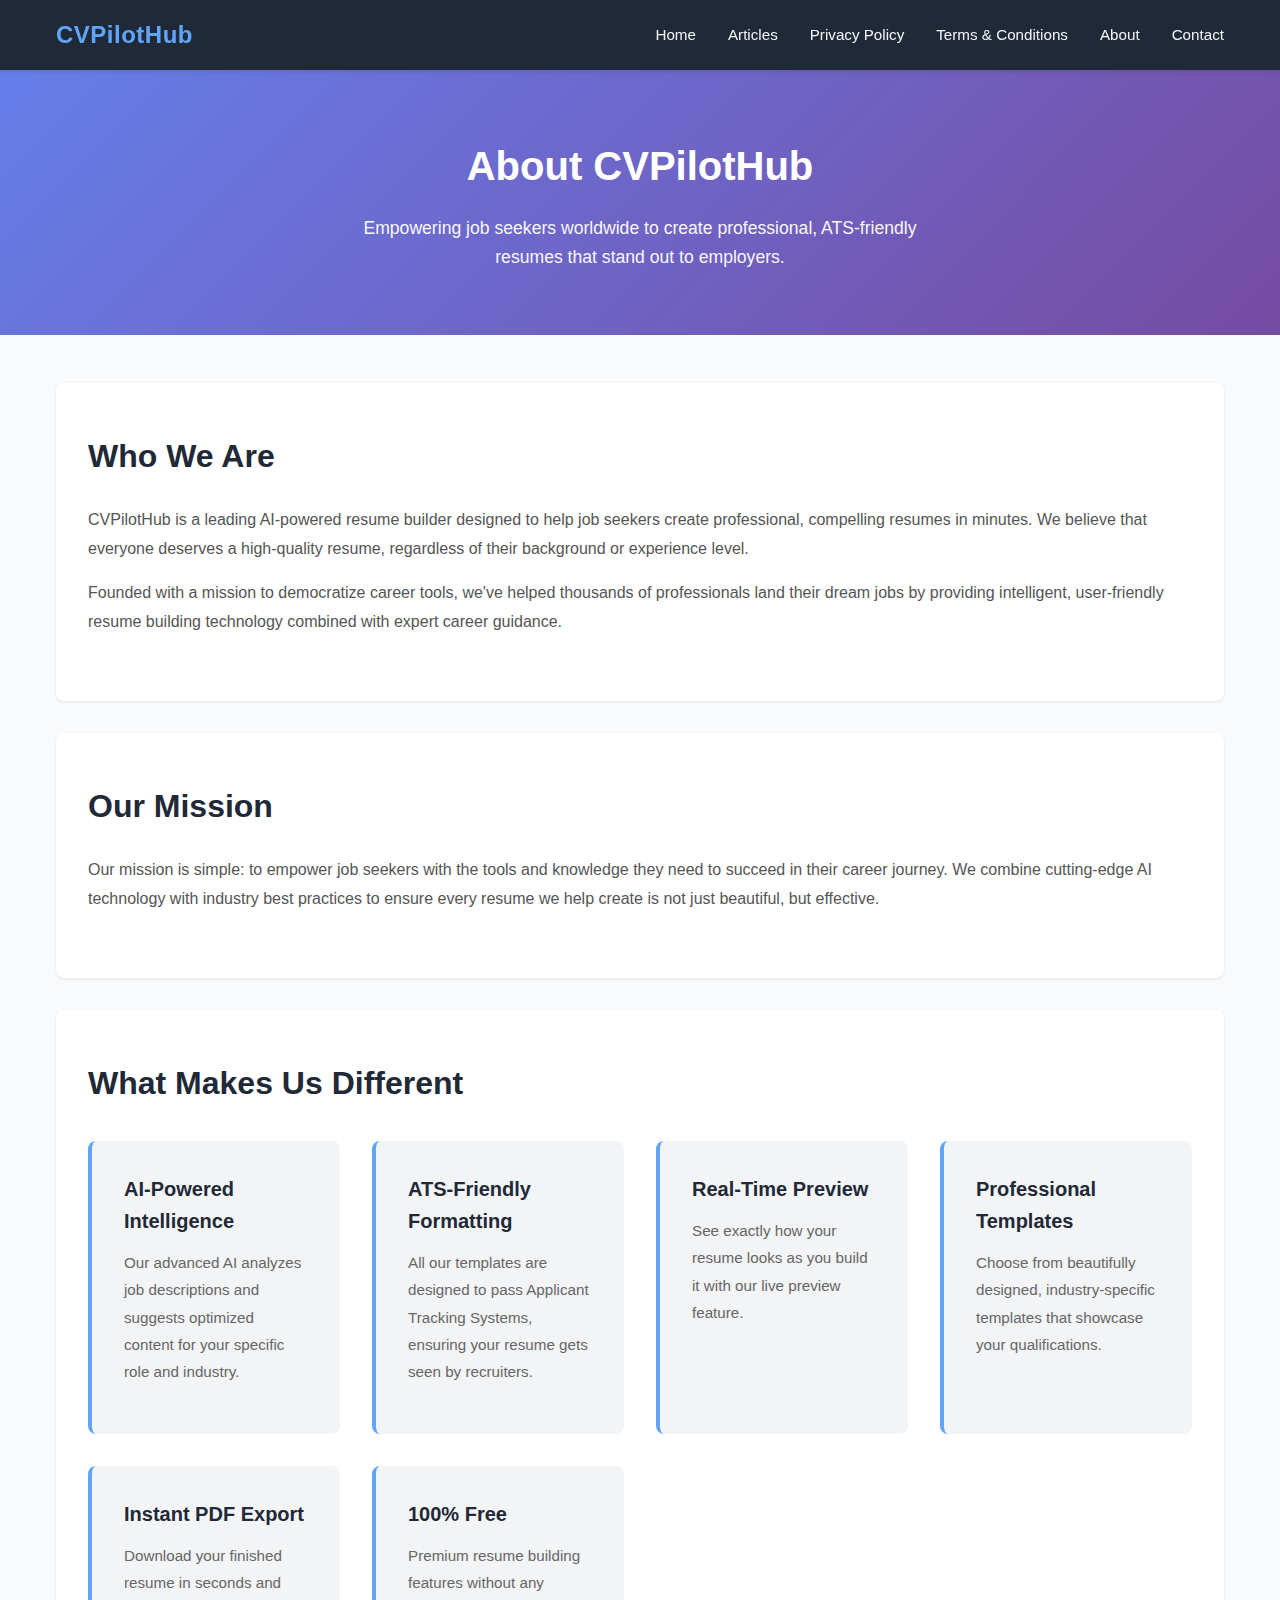
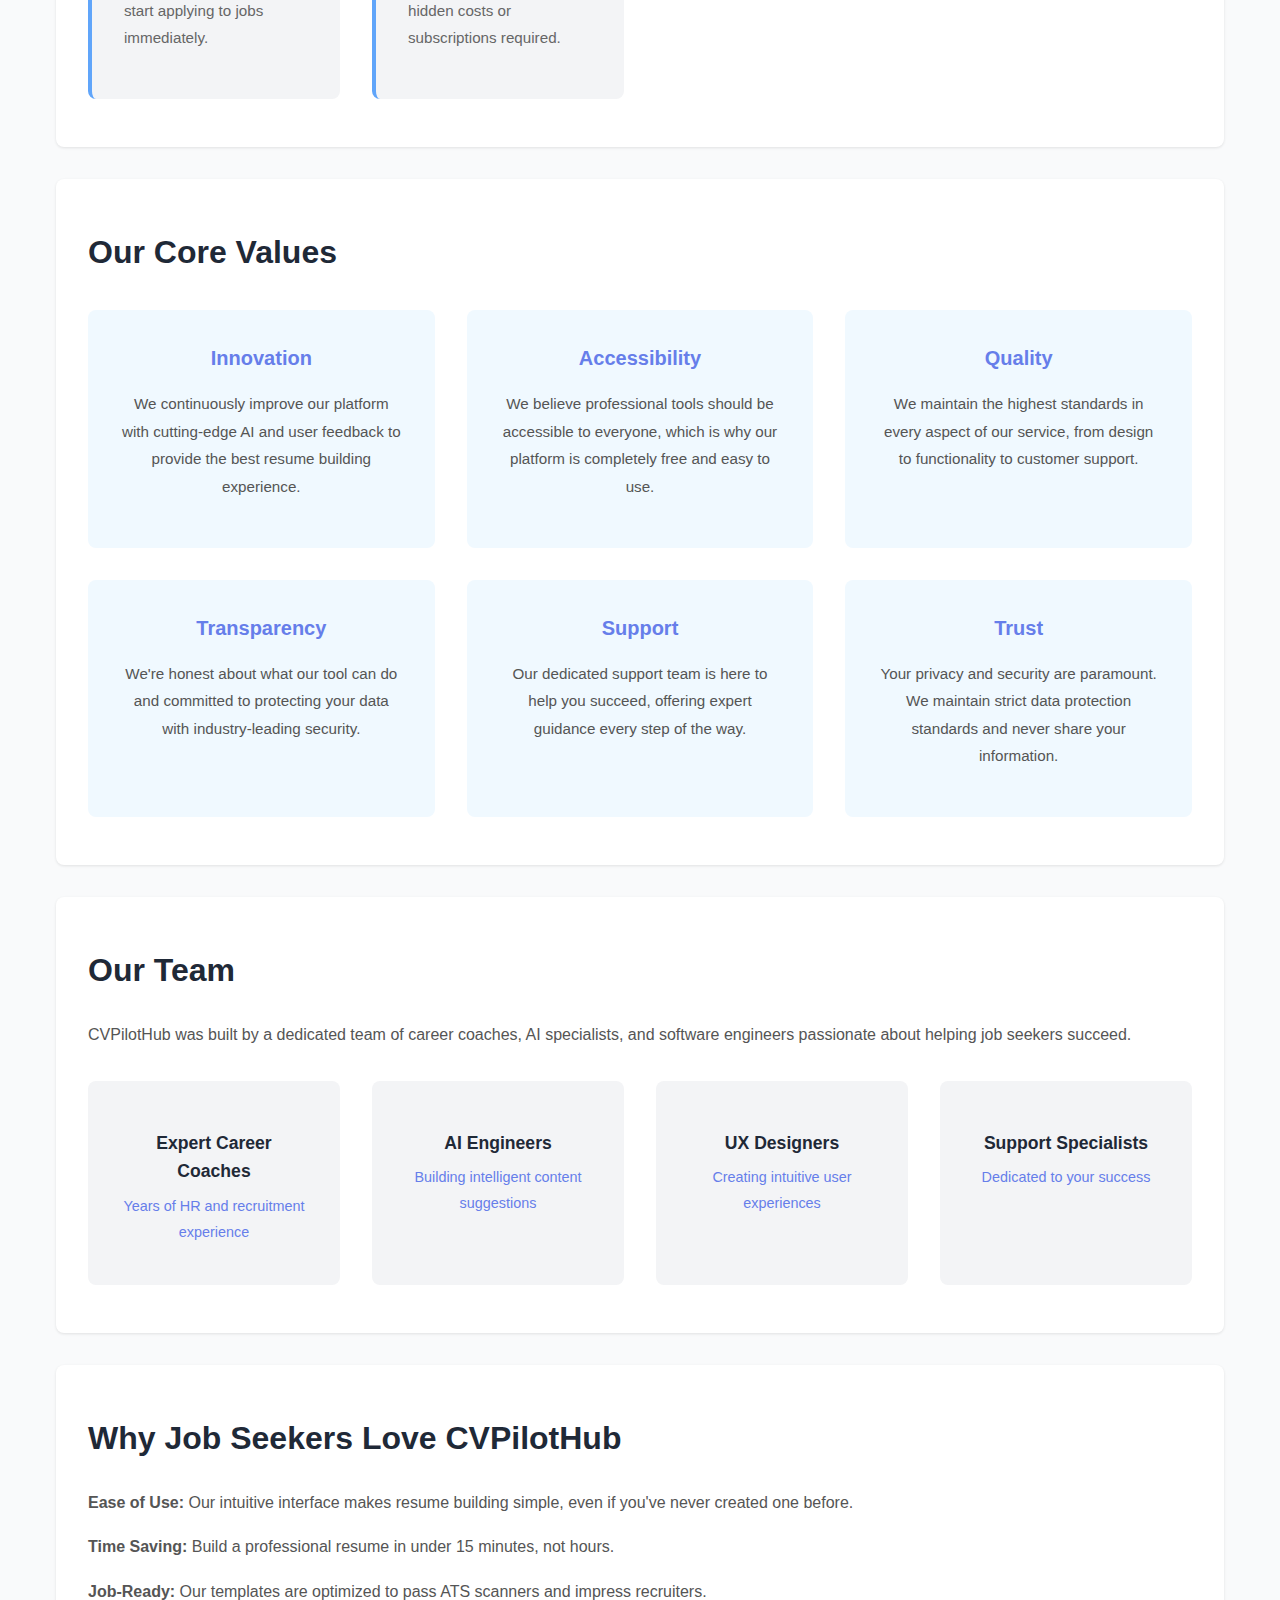
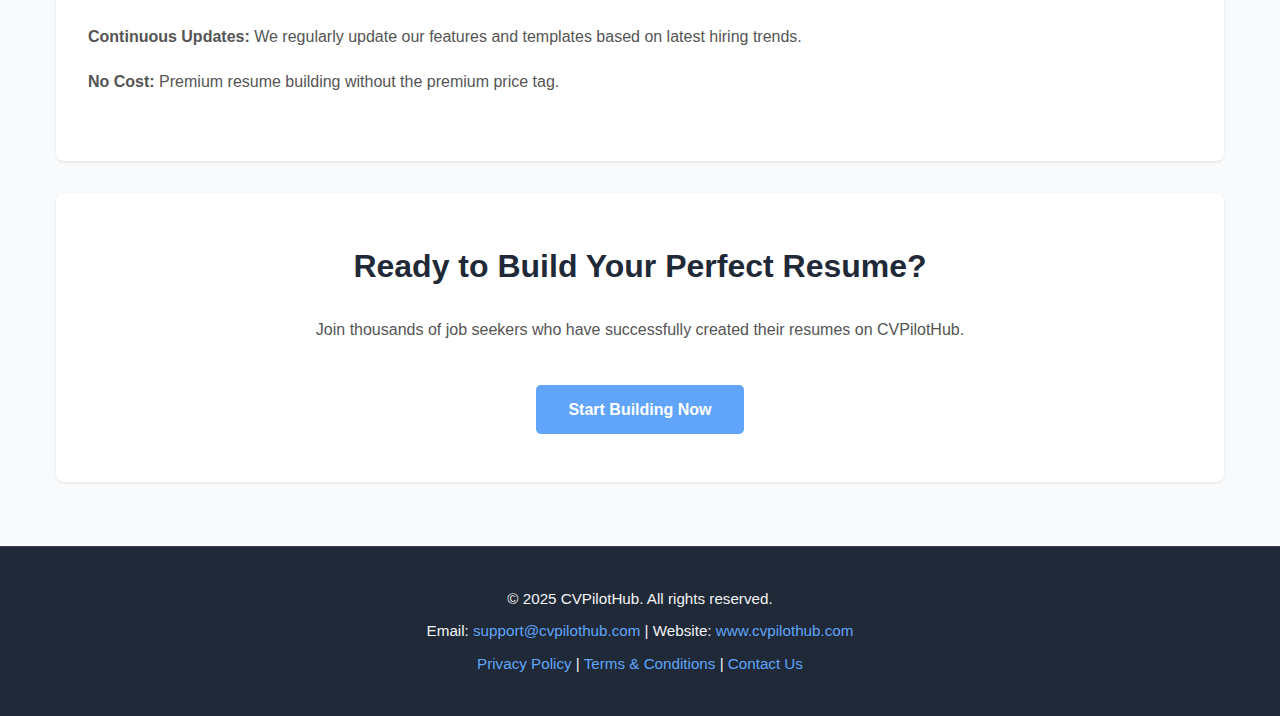
<file: about.html>
<!DOCTYPE html>
<html lang="en">
<head>
    <meta charset="UTF-8">
    <meta name="viewport" content="width=device-width, initial-scale=1.0">
    
    <!-- Primary Meta Tags -->
    <title>About Us | CVPilotHub - Professional Resume Builder</title>
    <meta name="title" content="About Us | CVPilotHub - Professional Resume Builder">
    <meta name="description" content="Learn about CVPilotHub, your trusted AI-powered resume builder. We help job seekers create professional, ATS-friendly resumes that get noticed.">
    <meta name="keywords" content="about CVPilotHub, resume builder, AI resume, professional CV, job application tools">
    <meta name="author" content="CVPilotHub">
    <meta name="robots" content="index, follow, max-image-preview:large, max-snippet:-1, max-video-preview:-1">
    <meta name="language" content="English">
    <meta name="revisit-after" content="7 days">
    <!-- Google AdSense -->
    <script async src="https://pagead2.googlesyndication.com/pagead/js/adsbygoogle.js?client=ca-pub-6368609615771616"
     crossorigin="anonymous"></script>
    <!-- Canonical URL -->
    <link rel="canonical" href="https://www.cvpilothub.com/about-us">
    
    <!-- Open Graph Meta Tags -->
    <meta property="og:type" content="website">
    <meta property="og:url" content="https://www.cvpilothub.com/about-us">
    <meta property="og:title" content="About CVPilotHub - Professional Resume Builder">
    <meta property="og:description" content="Discover how CVPilotHub helps job seekers create stunning, ATS-friendly resumes with AI assistance.">
    <meta property="og:site_name" content="CVPilotHub">
    <meta property="og:locale" content="en_US">
    
    <!-- Twitter Meta Tags -->
    <meta name="twitter:card" content="summary_large_image">
    <meta name="twitter:title" content="About CVPilotHub - Professional Resume Builder">
    <meta name="twitter:description" content="Learn about CVPilotHub and how we help job seekers succeed.">
    
    <!-- Favicon -->
    <link rel="icon" type="image/png" sizes="32x32" href="/favicon-32x32.png">
    <link rel="apple-touch-icon" sizes="180x180" href="/apple-touch-icon.png">
    
    <!-- Theme Color -->
    <meta name="theme-color" content="#60a5fa">
    
    <!-- Preconnect -->
    <link rel="preconnect" href="https://fonts.googleapis.com">
    <link rel="preconnect" href="https://cdnjs.cloudflare.com">
    
    <!-- JSON-LD Structured Data -->
    <script type="application/ld+json">
    {
      "@context": "https://schema.org",
      "@type": "Organization",
      "name": "CVPilotHub",
      "url": "https://www.cvpilothub.com",
      "logo": "https://www.cvpilothub.com/logo.png",
      "description": "Professional AI-powered resume builder helping job seekers create stunning resumes.",
      "sameAs": [
        "https://www.facebook.com/cvpilothub",
        "https://www.linkedin.com/company/cvpilothub",
        "https://twitter.com/cvpilothub"
      ],
      "contactPoint": {
        "@type": "ContactPoint",
        "email": "support@cvpilothub.com",
        "contactType": "Customer Service"
      }
    }
    </script>

    <style>
        * {
            margin: 0;
            padding: 0;
            box-sizing: border-box;
        }

        body {
            font-family: -apple-system, BlinkMacSystemFont, 'Segoe UI', Roboto, Oxygen, Ubuntu, Cantarell, sans-serif;
            line-height: 1.6;
            color: #333;
            background-color: #f9fafb;
        }

        /* Header */
        header {
            background-color: #1f2937;
            padding: 1rem 0;
            box-shadow: 0 2px 4px rgba(0, 0, 0, 0.1);
            position: sticky;
            top: 0;
            z-index: 1000;
        }

        header .header-container {
            max-width: 1200px;
            margin: 0 auto;
            padding: 0 1rem;
            display: flex;
            justify-content: space-between;
            align-items: center;
        }

        header .logo {
            font-size: 1.5rem;
            font-weight: bold;
            color: #60a5fa;
            text-decoration: none;
            letter-spacing: 0.5px;
        }

        header nav ul {
            list-style: none;
            display: flex;
            gap: 2rem;
            margin: 0;
            padding: 0;
        }

        header nav a {
            color: #f3f4f6;
            text-decoration: none;
            font-size: 0.95rem;
            transition: color 0.3s ease;
        }

        header nav a:hover {
            color: #60a5fa;
        }

        /* Main Container */
        .container {
            max-width: 1200px;
            margin: 0 auto;
            padding: 0 1rem;
        }

        /* Hero Section */
        .hero {
            background: linear-gradient(135deg, #667eea 0%, #764ba2 100%);
            color: white;
            padding: 4rem 1rem;
            text-align: center;
            margin-bottom: 3rem;
        }

        .hero h1 {
            font-size: 2.5rem;
            margin-bottom: 1rem;
            font-weight: 700;
        }

        .hero p {
            font-size: 1.1rem;
            max-width: 600px;
            margin: 0 auto;
            opacity: 0.95;
        }

        /* Content Sections */
        .section {
            background: white;
            padding: 3rem 2rem;
            margin-bottom: 2rem;
            border-radius: 8px;
            box-shadow: 0 1px 3px rgba(0, 0, 0, 0.1);
        }

        .section h2 {
            font-size: 2rem;
            color: #1f2937;
            margin-bottom: 1.5rem;
            font-weight: 700;
        }

        .section p {
            font-size: 1rem;
            line-height: 1.8;
            margin-bottom: 1rem;
            color: #555;
        }

        /* Features Grid */
        .features-grid {
            display: grid;
            grid-template-columns: repeat(auto-fit, minmax(250px, 1fr));
            gap: 2rem;
            margin-top: 2rem;
        }

        .feature-card {
            background: #f3f4f6;
            padding: 2rem;
            border-radius: 8px;
            border-left: 4px solid #60a5fa;
        }

        .feature-card h3 {
            color: #1f2937;
            margin-bottom: 0.75rem;
            font-size: 1.25rem;
        }

        .feature-card p {
            color: #666;
            font-size: 0.95rem;
        }

        /* Values Section */
        .values {
            display: grid;
            grid-template-columns: repeat(auto-fit, minmax(280px, 1fr));
            gap: 2rem;
            margin-top: 2rem;
        }

        .value-item {
            text-align: center;
            padding: 2rem;
            background: #f0f9ff;
            border-radius: 8px;
        }

        .value-item h3 {
            color: #667eea;
            margin-bottom: 1rem;
            font-size: 1.25rem;
            font-weight: 700;
        }

        .value-item p {
            color: #555;
            font-size: 0.95rem;
        }

        /* Team Section */
        .team-grid {
            display: grid;
            grid-template-columns: repeat(auto-fit, minmax(200px, 1fr));
            gap: 2rem;
            margin-top: 2rem;
        }

        .team-member {
            text-align: center;
            padding: 2rem;
            background: #f3f4f6;
            border-radius: 8px;
        }

        .team-member h4 {
            color: #1f2937;
            margin: 1rem 0 0.5rem 0;
            font-size: 1.1rem;
        }

        .team-member p {
            color: #667eea;
            font-size: 0.9rem;
            margin-bottom: 0.5rem;
        }

        /* CTA Button */
        .cta-button {
            display: inline-block;
            background: #60a5fa;
            color: white;
            padding: 0.75rem 2rem;
            border-radius: 5px;
            text-decoration: none;
            font-weight: 600;
            transition: background 0.3s ease;
            margin-top: 1.5rem;
            border: none;
            cursor: pointer;
            font-size: 1rem;
        }

        .cta-button:hover {
            background: #3b82f6;
        }

        /* Footer */
        footer {
            background-color: #1f2937;
            color: #f3f4f6;
            padding: 2rem 1rem;
            text-align: center;
            margin-top: 4rem;
            border-top: 1px solid #374151;
        }

        footer p {
            margin: 0.5rem 0;
            font-size: 0.95rem;
        }

        footer a {
            color: #60a5fa;
            text-decoration: none;
        }

        footer a:hover {
            text-decoration: underline;
        }

        /* Mobile Responsive */
        @media (max-width: 768px) {
            header .header-container {
                flex-direction: column;
                gap: 1rem;
            }

            header nav ul {
                gap: 1rem;
                font-size: 0.85rem;
                flex-wrap: wrap;
                justify-content: center;
            }

            .hero h1 {
                font-size: 1.75rem;
            }

            .hero p {
                font-size: 1rem;
            }

            .section {
                padding: 2rem 1.5rem;
                margin-bottom: 1.5rem;
            }

            .section h2 {
                font-size: 1.5rem;
            }

            .features-grid,
            .values,
            .team-grid {
                grid-template-columns: 1fr;
            }
        }

        @media (max-width: 480px) {
            .hero {
                padding: 2rem 1rem;
            }

            .hero h1 {
                font-size: 1.5rem;
            }

            .section h2 {
                font-size: 1.25rem;
            }

            header .logo {
                font-size: 1.25rem;
            }
        }
    </style>
</head>
<body>
    <header>
        <div class="header-container">
            <a href="https://www.cvpilothub.com" class="logo">CVPilotHub</a>
            <nav>
                <ul>
                    <li><a href="index.html">Home</a></li>
                    <li><a href="article.html">Articles</a></li>
                    <li><a href="privacy.html">Privacy Policy</a></li>
                    <li><a href="terms.html">Terms & Conditions</a></li>
                    <li><a href="about.html">About</a></li>
                    <li><a href="contact.html">Contact</a></li>
                </ul>
            </nav>
        </div>
    </header>

    <div class="hero">
        <div class="container">
            <h1>About CVPilotHub</h1>
            <p>Empowering job seekers worldwide to create professional, ATS-friendly resumes that stand out to employers.</p>
        </div>
    </div>

    <main class="container">
        <!-- Who We Are -->
        <section class="section">
            <h2>Who We Are</h2>
            <p>CVPilotHub is a leading AI-powered resume builder designed to help job seekers create professional, compelling resumes in minutes. We believe that everyone deserves a high-quality resume, regardless of their background or experience level.</p>
            <p>Founded with a mission to democratize career tools, we've helped thousands of professionals land their dream jobs by providing intelligent, user-friendly resume building technology combined with expert career guidance.</p>
        </section>

        <!-- Our Mission -->
        <section class="section">
            <h2>Our Mission</h2>
            <p>Our mission is simple: to empower job seekers with the tools and knowledge they need to succeed in their career journey. We combine cutting-edge AI technology with industry best practices to ensure every resume we help create is not just beautiful, but effective.</p>
        </section>

        <!-- What Makes Us Different -->
        <section class="section">
            <h2>What Makes Us Different</h2>
            <div class="features-grid">
                <div class="feature-card">
                    <h3>AI-Powered Intelligence</h3>
                    <p>Our advanced AI analyzes job descriptions and suggests optimized content for your specific role and industry.</p>
                </div>
                <div class="feature-card">
                    <h3>ATS-Friendly Formatting</h3>
                    <p>All our templates are designed to pass Applicant Tracking Systems, ensuring your resume gets seen by recruiters.</p>
                </div>
                <div class="feature-card">
                    <h3>Real-Time Preview</h3>
                    <p>See exactly how your resume looks as you build it with our live preview feature.</p>
                </div>
                <div class="feature-card">
                    <h3>Professional Templates</h3>
                    <p>Choose from beautifully designed, industry-specific templates that showcase your qualifications.</p>
                </div>
                <div class="feature-card">
                    <h3>Instant PDF Export</h3>
                    <p>Download your finished resume in seconds and start applying to jobs immediately.</p>
                </div>
                <div class="feature-card">
                    <h3>100% Free</h3>
                    <p>Premium resume building features without any hidden costs or subscriptions required.</p>
                </div>
            </div>
        </section>

        <!-- Our Values -->
        <section class="section">
            <h2>Our Core Values</h2>
            <div class="values">
                <div class="value-item">
                    <h3>Innovation</h3>
                    <p>We continuously improve our platform with cutting-edge AI and user feedback to provide the best resume building experience.</p>
                </div>
                <div class="value-item">
                    <h3>Accessibility</h3>
                    <p>We believe professional tools should be accessible to everyone, which is why our platform is completely free and easy to use.</p>
                </div>
                <div class="value-item">
                    <h3>Quality</h3>
                    <p>We maintain the highest standards in every aspect of our service, from design to functionality to customer support.</p>
                </div>
                <div class="value-item">
                    <h3>Transparency</h3>
                    <p>We're honest about what our tool can do and committed to protecting your data with industry-leading security.</p>
                </div>
                <div class="value-item">
                    <h3>Support</h3>
                    <p>Our dedicated support team is here to help you succeed, offering expert guidance every step of the way.</p>
                </div>
                <div class="value-item">
                    <h3>Trust</h3>
                    <p>Your privacy and security are paramount. We maintain strict data protection standards and never share your information.</p>
                </div>
            </div>
        </section>

        <!-- Our Team -->
        <section class="section">
            <h2>Our Team</h2>
            <p>CVPilotHub was built by a dedicated team of career coaches, AI specialists, and software engineers passionate about helping job seekers succeed.</p>
            <div class="team-grid">
                <div class="team-member">
                    <h4>Expert Career Coaches</h4>
                    <p>Years of HR and recruitment experience</p>
                </div>
                <div class="team-member">
                    <h4>AI Engineers</h4>
                    <p>Building intelligent content suggestions</p>
                </div>
                <div class="team-member">
                    <h4>UX Designers</h4>
                    <p>Creating intuitive user experiences</p>
                </div>
                <div class="team-member">
                    <h4>Support Specialists</h4>
                    <p>Dedicated to your success</p>
                </div>
            </div>
        </section>

        <!-- Success Stories -->
        <section class="section">
            <h2>Why Job Seekers Love CVPilotHub</h2>
            <p><strong>Ease of Use:</strong> Our intuitive interface makes resume building simple, even if you've never created one before.</p>
            <p><strong>Time Saving:</strong> Build a professional resume in under 15 minutes, not hours.</p>
            <p><strong>Job-Ready:</strong> Our templates are optimized to pass ATS scanners and impress recruiters.</p>
            <p><strong>Continuous Updates:</strong> We regularly update our features and templates based on latest hiring trends.</p>
            <p><strong>No Cost:</strong> Premium resume building without the premium price tag.</p>
        </section>

        <!-- Get Started -->
        <section class="section" style="text-align: center;">
            <h2>Ready to Build Your Perfect Resume?</h2>
            <p>Join thousands of job seekers who have successfully created their resumes on CVPilotHub.</p>
            <a href="https://www.cvpilothub.com/index.html" class="cta-button">Start Building Now</a>
        </section>
    </main>

    <footer>
        <p>&copy; 2025 CVPilotHub. All rights reserved.</p>
        <p>Email: <a href="mailto:support@cvpilothub.com">support@cvpilothub.com</a> | Website: <a href="https://www.cvpilothub.com">www.cvpilothub.com</a></p>
        <p><a href="#privacy">Privacy Policy</a> | <a href="#terms">Terms & Conditions</a> | <a href="#contact">Contact Us</a></p>
    </footer>
</body>

</html>
</file>
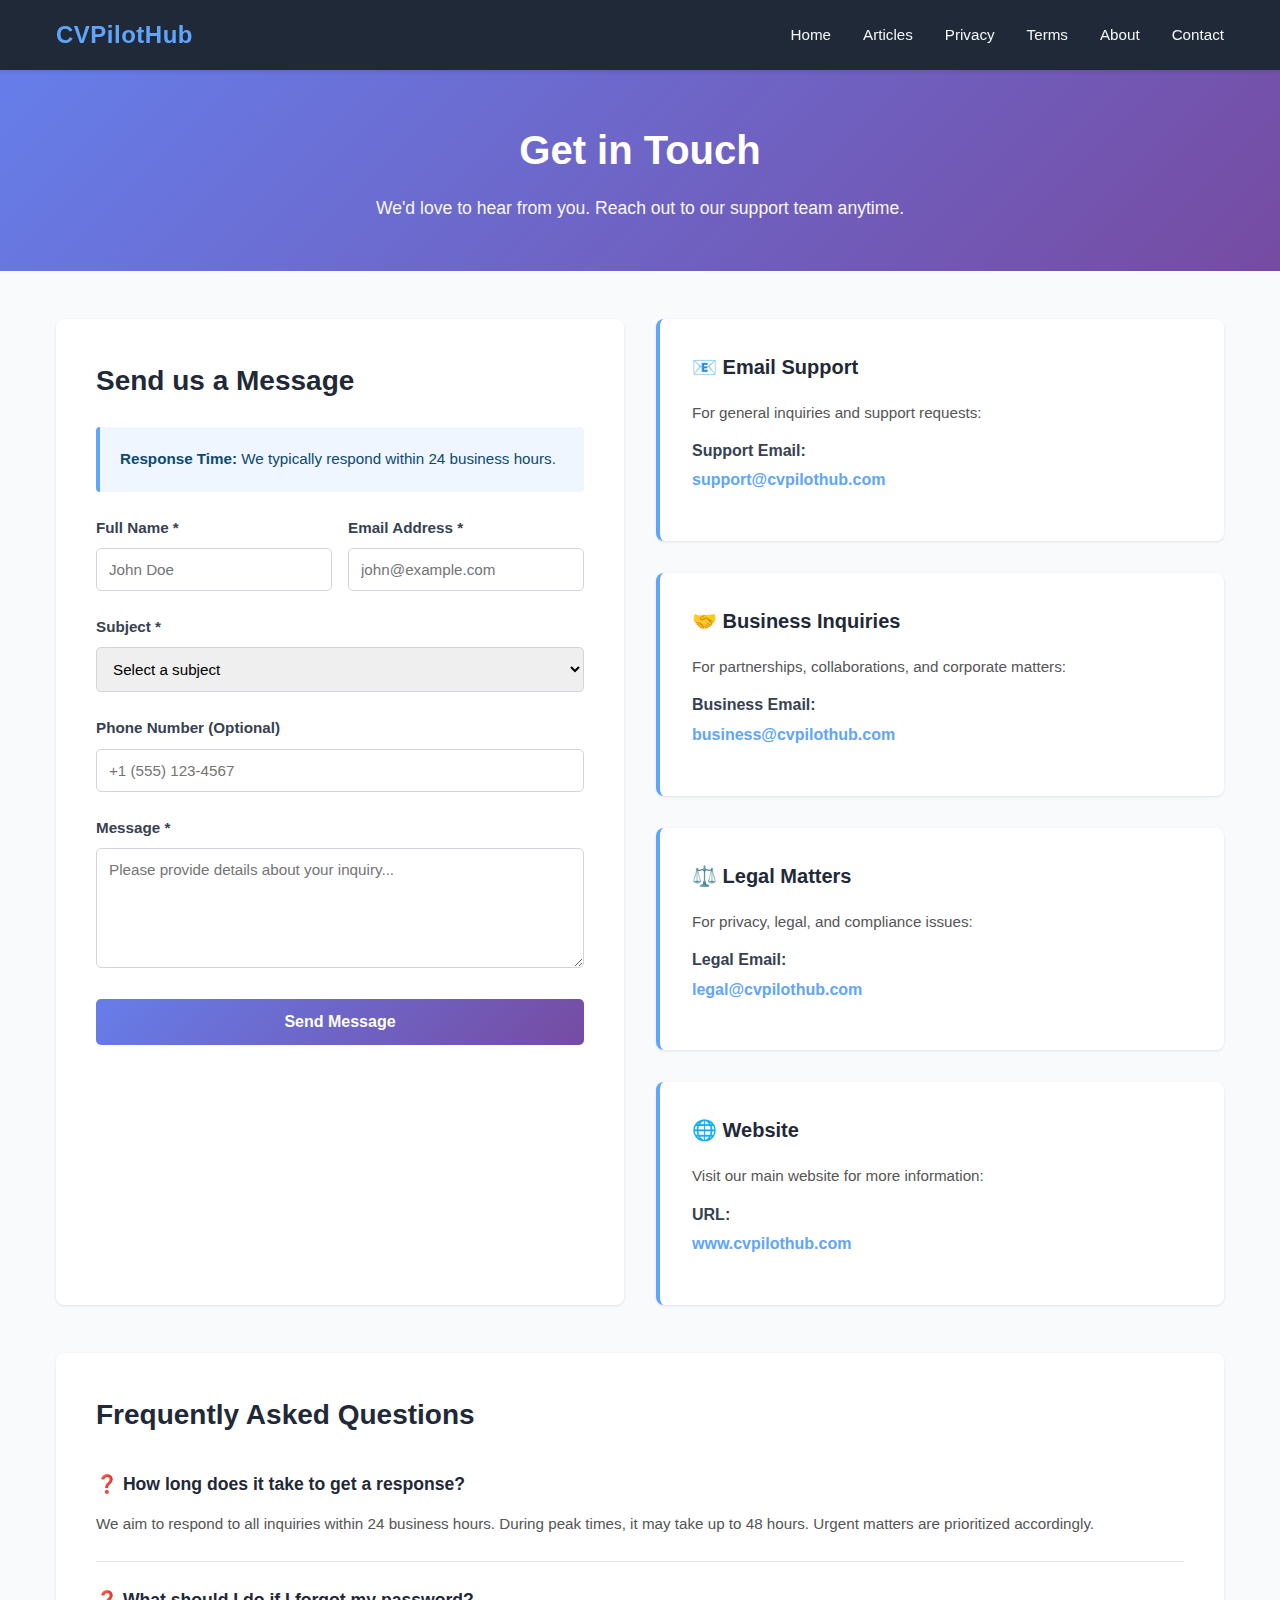
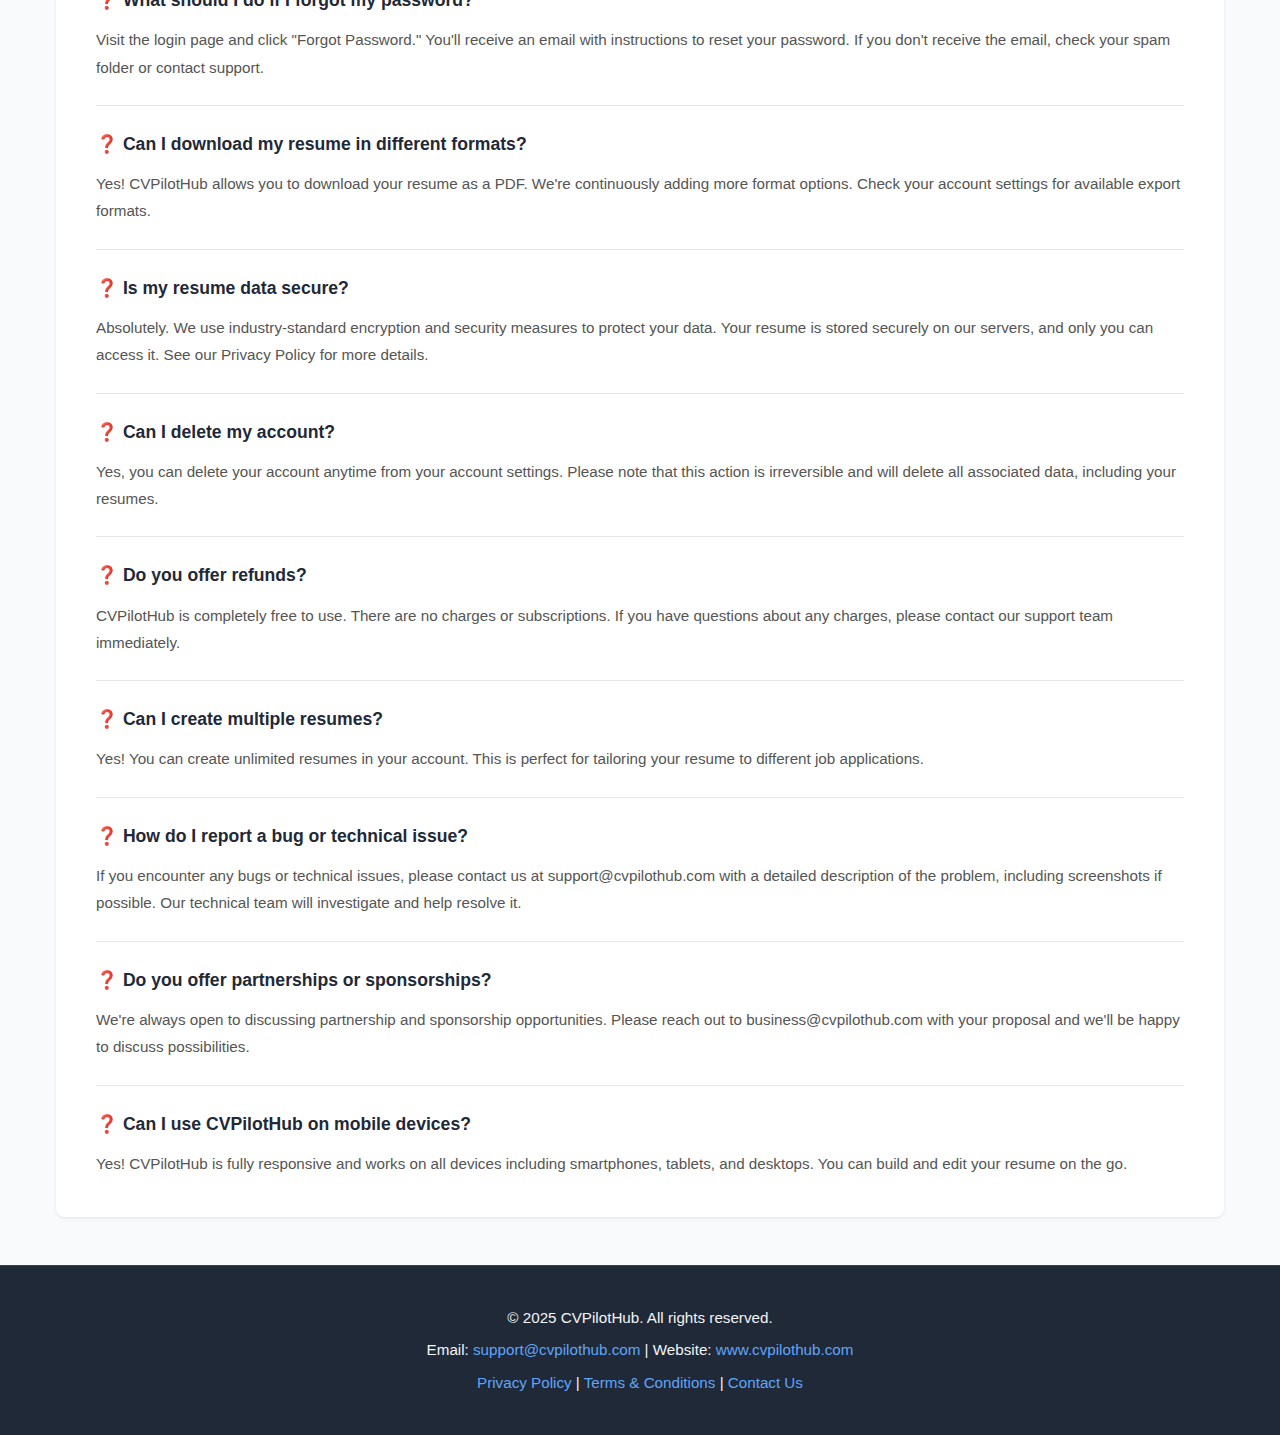
<file: contact.html>
<!DOCTYPE html>
<html lang="en">
<head>
    <meta charset="UTF-8">
    <meta name="viewport" content="width=device-width, initial-scale=1.0">
    
    <!-- Primary Meta Tags -->
    <title>Contact Us | CVPilotHub - Resume Builder Support</title>
    <meta name="title" content="Contact Us | CVPilotHub - Resume Builder Support">
    <meta name="description" content="Get in touch with CVPilotHub. Contact our support team for assistance, feedback, partnerships, or general inquiries.">
    <meta name="keywords" content="contact CVPilotHub, customer support, help, feedback, partnerships, contact form">
    <meta name="author" content="CVPilotHub">
    <meta name="robots" content="index, follow, max-image-preview:large, max-snippet:-1, max-video-preview:-1">
    <meta name="language" content="English">
    <meta name="revisit-after" content="7 days">
    
    <!-- Canonical URL -->
    <link rel="canonical" href="https://www.cvpilothub.com/contact">
    
    <!-- Open Graph Meta Tags -->
    <meta property="og:type" content="website">
    <meta property="og:url" content="https://www.cvpilothub.com/contact">
    <meta property="og:title" content="Contact Us - CVPilotHub">
    <meta property="og:description" content="Get in touch with the CVPilotHub support team. We're here to help!">
    <meta property="og:site_name" content="CVPilotHub">
    <meta property="og:locale" content="en_US">
    
    <!-- Twitter Meta Tags -->
    <meta name="twitter:card" content="summary_large_image">
    <meta name="twitter:title" content="Contact Us - CVPilotHub">
    <meta name="twitter:description" content="Contact CVPilotHub support team for help and inquiries.">
    
    <!-- Favicon -->
    <link rel="icon" type="image/png" sizes="32x32" href="/favicon-32x32.png">
    <link rel="apple-touch-icon" sizes="180x180" href="/apple-touch-icon.png">
    
    <!-- Theme Color -->
    <meta name="theme-color" content="#60a5fa">
    
    <!-- Preconnect -->
    <link rel="preconnect" href="https://fonts.googleapis.com">
    
    <!-- JSON-LD Structured Data -->
    <script type="application/ld+json">
    {
      "@context": "https://schema.org",
      "@type": "WebPage",
      "name": "Contact Us",
      "url": "https://www.cvpilothub.com/contact",
      "publisher": {
        "@type": "Organization",
        "name": "CVPilotHub",
        "url": "https://www.cvpilothub.com",
        "logo": "https://www.cvpilothub.com/logo.png",
        "contactPoint": {
          "@type": "ContactPoint",
          "telephone": "+1-XXX-XXX-XXXX",
          "contactType": "Customer Service",
          "email": "support@cvpilothub.com"
        }
      }
    }
    </script>

    <style>
        * {
            margin: 0;
            padding: 0;
            box-sizing: border-box;
        }

        html {
            scroll-behavior: smooth;
        }

        body {
            font-family: -apple-system, BlinkMacSystemFont, 'Segoe UI', Roboto, Oxygen, Ubuntu, Cantarell, sans-serif;
            line-height: 1.6;
            color: #333;
            background-color: #f9fafb;
        }

        /* Header */
        header {
            background-color: #1f2937;
            padding: 1rem 0;
            box-shadow: 0 2px 4px rgba(0, 0, 0, 0.1);
            position: sticky;
            top: 0;
            z-index: 1000;
        }

        header .header-container {
            max-width: 1200px;
            margin: 0 auto;
            padding: 0 1rem;
            display: flex;
            justify-content: space-between;
            align-items: center;
        }

        header .logo {
            font-size: 1.5rem;
            font-weight: bold;
            color: #60a5fa;
            text-decoration: none;
            letter-spacing: 0.5px;
        }

        header nav ul {
            list-style: none;
            display: flex;
            gap: 2rem;
            margin: 0;
            padding: 0;
        }

        header nav a {
            color: #f3f4f6;
            text-decoration: none;
            font-size: 0.95rem;
            transition: color 0.3s ease;
        }

        header nav a:hover {
            color: #60a5fa;
        }

        /* Main Container */
        .container {
            max-width: 1200px;
            margin: 0 auto;
            padding: 0 1rem;
        }

        /* Hero Section */
        .hero {
            background: linear-gradient(135deg, #667eea 0%, #764ba2 100%);
            color: white;
            padding: 3rem 1rem;
            text-align: center;
            margin-bottom: 3rem;
        }

        .hero h1 {
            font-size: 2.5rem;
            margin-bottom: 0.75rem;
            font-weight: 700;
        }

        .hero p {
            font-size: 1.1rem;
            opacity: 0.95;
        }

        /* Content Grid */
        .content-grid {
            display: grid;
            grid-template-columns: 1fr 1fr;
            gap: 2rem;
            margin-bottom: 3rem;
        }

        /* Contact Form Section */
        .form-section {
            background: white;
            padding: 2.5rem;
            border-radius: 8px;
            box-shadow: 0 1px 3px rgba(0, 0, 0, 0.1);
        }

        .form-section h2 {
            font-size: 1.75rem;
            color: #1f2937;
            margin-bottom: 1.5rem;
            font-weight: 700;
        }

        .form-group {
            margin-bottom: 1.5rem;
        }

        .form-group label {
            display: block;
            margin-bottom: 0.5rem;
            color: #374151;
            font-weight: 600;
            font-size: 0.95rem;
        }

        .form-group input,
        .form-group select,
        .form-group textarea {
            width: 100%;
            padding: 0.75rem;
            border: 1px solid #d1d5db;
            border-radius: 5px;
            font-size: 0.95rem;
            font-family: inherit;
            transition: border-color 0.3s ease, box-shadow 0.3s ease;
        }

        .form-group input:focus,
        .form-group select:focus,
        .form-group textarea:focus {
            outline: none;
            border-color: #60a5fa;
            box-shadow: 0 0 0 3px rgba(96, 165, 250, 0.1);
        }

        .form-group textarea {
            resize: vertical;
            min-height: 120px;
        }

        .form-row {
            display: grid;
            grid-template-columns: 1fr 1fr;
            gap: 1rem;
        }

        .submit-btn {
            background: linear-gradient(135deg, #667eea 0%, #764ba2 100%);
            color: white;
            padding: 0.875rem 2rem;
            border: none;
            border-radius: 5px;
            font-size: 1rem;
            font-weight: 600;
            cursor: pointer;
            transition: transform 0.3s ease, box-shadow 0.3s ease;
            width: 100%;
        }

        .submit-btn:hover {
            transform: translateY(-2px);
            box-shadow: 0 4px 12px rgba(102, 126, 234, 0.4);
        }

        .submit-btn:active {
            transform: translateY(0);
        }

        /* Info Section */
        .info-section {
            display: flex;
            flex-direction: column;
            gap: 2rem;
        }

        .info-card {
            background: white;
            padding: 2rem;
            border-radius: 8px;
            box-shadow: 0 1px 3px rgba(0, 0, 0, 0.1);
            border-left: 4px solid #60a5fa;
        }

        .info-card h3 {
            color: #1f2937;
            margin-bottom: 1rem;
            font-size: 1.25rem;
            font-weight: 700;
        }

        .info-card p {
            color: #555;
            font-size: 0.95rem;
            line-height: 1.8;
            margin-bottom: 0.75rem;
        }

        .info-card a {
            color: #60a5fa;
            text-decoration: none;
            font-weight: 600;
            transition: color 0.3s ease;
        }

        .info-card a:hover {
            color: #3b82f6;
            text-decoration: underline;
        }

        .contact-item {
            margin-bottom: 1rem;
        }

        .contact-item strong {
            color: #374151;
            display: block;
            margin-bottom: 0.25rem;
        }

        /* FAQ Section */
        .faq-section {
            background: white;
            padding: 2.5rem;
            border-radius: 8px;
            box-shadow: 0 1px 3px rgba(0, 0, 0, 0.1);
            margin-bottom: 3rem;
        }

        .faq-section h2 {
            font-size: 1.75rem;
            color: #1f2937;
            margin-bottom: 2rem;
            font-weight: 700;
        }

        .faq-item {
            margin-bottom: 1.5rem;
            border-bottom: 1px solid #e5e7eb;
            padding-bottom: 1.5rem;
        }

        .faq-item:last-child {
            border-bottom: none;
            margin-bottom: 0;
            padding-bottom: 0;
        }

        .faq-question {
            color: #1f2937;
            font-size: 1.1rem;
            font-weight: 600;
            margin-bottom: 0.75rem;
            cursor: pointer;
            transition: color 0.3s ease;
        }

        .faq-question:hover {
            color: #60a5fa;
        }

        .faq-answer {
            color: #555;
            font-size: 0.95rem;
            line-height: 1.8;
        }

        /* Success Message */
        .success-message {
            display: none;
            background: #f0fdf4;
            border: 1px solid #22c55e;
            color: #15803d;
            padding: 1rem;
            border-radius: 5px;
            margin-bottom: 1.5rem;
        }

        .success-message.show {
            display: block;
        }

        /* Response Time Info */
        .response-info {
            background: #eff6ff;
            border-left: 4px solid #60a5fa;
            padding: 1.25rem;
            margin-bottom: 1.5rem;
            border-radius: 4px;
        }

        .response-info p {
            margin: 0;
            color: #0c4a6e;
            font-size: 0.95rem;
        }

        /* Footer */
        footer {
            background-color: #1f2937;
            color: #f3f4f6;
            padding: 2rem 1rem;
            text-align: center;
            margin-top: 3rem;
            border-top: 1px solid #374151;
        }

        footer p {
            margin: 0.5rem 0;
            font-size: 0.95rem;
        }

        footer a {
            color: #60a5fa;
            text-decoration: none;
        }

        footer a:hover {
            text-decoration: underline;
        }

        /* Mobile Responsive */
        @media (max-width: 768px) {
            header .header-container {
                flex-direction: column;
                gap: 1rem;
            }

            header nav ul {
                gap: 0.75rem;
                font-size: 0.85rem;
                flex-wrap: wrap;
                justify-content: center;
            }

            .hero h1 {
                font-size: 1.75rem;
            }

            .hero p {
                font-size: 1rem;
            }

            .content-grid {
                grid-template-columns: 1fr;
                gap: 1.5rem;
            }

            .form-row {
                grid-template-columns: 1fr;
            }

            .form-section,
            .info-card,
            .faq-section {
                padding: 2rem 1.5rem;
            }

            .form-section h2,
            .faq-section h2 {
                font-size: 1.5rem;
            }

            .info-card h3 {
                font-size: 1.15rem;
            }
        }

        @media (max-width: 480px) {
            .hero {
                padding: 2rem 1rem;
            }

            .hero h1 {
                font-size: 1.5rem;
            }

            .form-section,
            .info-card,
            .faq-section {
                padding: 1.5rem 1rem;
            }

            .form-section h2,
            .faq-section h2 {
                font-size: 1.25rem;
            }

            .info-card h3 {
                font-size: 1.1rem;
            }

            header .logo {
                font-size: 1.25rem;
            }

            .form-group input,
            .form-group select,
            .form-group textarea,
            .submit-btn {
                font-size: 0.9rem;
            }
        }
    </style>
</head>
<body>
    <header>
        <div class="header-container">
            <a href="https://www.cvpilothub.com" class="logo">CVPilotHub</a>
            <nav>
                <ul>
                    <li><a href="index.html">Home</a></li>
                    <li><a href="article.html">Articles</a></li>
                    <li><a href="privacy.html">Privacy</a></li>
                    <li><a href="terms.html">Terms</a></li>
                    <li><a href="about.html">About</a></li>
                    <li><a href="#contact">Contact</a></li>
                </ul>
            </nav>
        </div>
    </header>

    <div class="hero">
        <div class="container">
            <h1>Get in Touch</h1>
            <p>We'd love to hear from you. Reach out to our support team anytime.</p>
        </div>
    </div>

    <main class="container">
        <!-- Contact Form & Info -->
        <div class="content-grid">
            <!-- Contact Form -->
            <div class="form-section">
                <h2>Send us a Message</h2>
                <div class="success-message" id="successMessage">
                    ✓ Thank you! We've received your message and will get back to you shortly.
                </div>
                <div class="response-info">
                    <p><strong>Response Time:</strong> We typically respond within 24 business hours.</p>
                </div>
                <form id="contactForm">
                    <div class="form-row">
                        <div class="form-group">
                            <label for="name">Full Name *</label>
                            <input type="text" id="name" name="name" required placeholder="John Doe">
                        </div>
                        <div class="form-group">
                            <label for="email">Email Address *</label>
                            <input type="email" id="email" name="email" required placeholder="john@example.com">
                        </div>
                    </div>

                    <div class="form-group">
                        <label for="subject">Subject *</label>
                        <select id="subject" name="subject" required>
                            <option value="">Select a subject</option>
                            <option value="support">Technical Support</option>
                            <option value="feedback">Feedback</option>
                            <option value="partnership">Partnership</option>
                            <option value="feature">Feature Request</option>
                            <option value="billing">Billing Question</option>
                            <option value="other">Other</option>
                        </select>
                    </div>

                    <div class="form-group">
                        <label for="phone">Phone Number (Optional)</label>
                        <input type="tel" id="phone" name="phone" placeholder="+1 (555) 123-4567">
                    </div>

                    <div class="form-group">
                        <label for="message">Message *</label>
                        <textarea id="message" name="message" required placeholder="Please provide details about your inquiry..."></textarea>
                    </div>

                    <button type="submit" class="submit-btn">Send Message</button>
                </form>
            </div>

            <!-- Contact Info -->
            <div class="info-section">
                <div class="info-card">
                    <h3>📧 Email Support</h3>
                    <p>For general inquiries and support requests:</p>
                    <div class="contact-item">
                        <strong>Support Email:</strong>
                        <a href="mailto:support@cvpilothub.com">support@cvpilothub.com</a>
                    </div>
                </div>

                <div class="info-card">
                    <h3>🤝 Business Inquiries</h3>
                    <p>For partnerships, collaborations, and corporate matters:</p>
                    <div class="contact-item">
                        <strong>Business Email:</strong>
                        <a href="mailto:business@cvpilothub.com">business@cvpilothub.com</a>
                    </div>
                </div>

                <div class="info-card">
                    <h3>⚖️ Legal Matters</h3>
                    <p>For privacy, legal, and compliance issues:</p>
                    <div class="contact-item">
                        <strong>Legal Email:</strong>
                        <a href="mailto:legal@cvpilothub.com">legal@cvpilothub.com</a>
                    </div>
                </div>

                <div class="info-card">
                    <h3>🌐 Website</h3>
                    <p>Visit our main website for more information:</p>
                    <div class="contact-item">
                        <strong>URL:</strong>
                        <a href="https://www.cvpilothub.com" target="_blank">www.cvpilothub.com</a>
                    </div>
                </div>
            </div>
        </div>

        <!-- FAQ Section -->
        <div class="faq-section">
            <h2>Frequently Asked Questions</h2>

            <div class="faq-item">
                <div class="faq-question">❓ How long does it take to get a response?</div>
                <div class="faq-answer">We aim to respond to all inquiries within 24 business hours. During peak times, it may take up to 48 hours. Urgent matters are prioritized accordingly.</div>
            </div>

            <div class="faq-item">
                <div class="faq-question">❓ What should I do if I forgot my password?</div>
                <div class="faq-answer">Visit the login page and click "Forgot Password." You'll receive an email with instructions to reset your password. If you don't receive the email, check your spam folder or contact support.</div>
            </div>

            <div class="faq-item">
                <div class="faq-question">❓ Can I download my resume in different formats?</div>
                <div class="faq-answer">Yes! CVPilotHub allows you to download your resume as a PDF. We're continuously adding more format options. Check your account settings for available export formats.</div>
            </div>

            <div class="faq-item">
                <div class="faq-question">❓ Is my resume data secure?</div>
                <div class="faq-answer">Absolutely. We use industry-standard encryption and security measures to protect your data. Your resume is stored securely on our servers, and only you can access it. See our Privacy Policy for more details.</div>
            </div>

            <div class="faq-item">
                <div class="faq-question">❓ Can I delete my account?</div>
                <div class="faq-answer">Yes, you can delete your account anytime from your account settings. Please note that this action is irreversible and will delete all associated data, including your resumes.</div>
            </div>

            <div class="faq-item">
                <div class="faq-question">❓ Do you offer refunds?</div>
                <div class="faq-answer">CVPilotHub is completely free to use. There are no charges or subscriptions. If you have questions about any charges, please contact our support team immediately.</div>
            </div>

            <div class="faq-item">
                <div class="faq-question">❓ Can I create multiple resumes?</div>
                <div class="faq-answer">Yes! You can create unlimited resumes in your account. This is perfect for tailoring your resume to different job applications.</div>
            </div>

            <div class="faq-item">
                <div class="faq-question">❓ How do I report a bug or technical issue?</div>
                <div class="faq-answer">If you encounter any bugs or technical issues, please contact us at support@cvpilothub.com with a detailed description of the problem, including screenshots if possible. Our technical team will investigate and help resolve it.</div>
            </div>

            <div class="faq-item">
                <div class="faq-question">❓ Do you offer partnerships or sponsorships?</div>
                <div class="faq-answer">We're always open to discussing partnership and sponsorship opportunities. Please reach out to business@cvpilothub.com with your proposal and we'll be happy to discuss possibilities.</div>
            </div>

            <div class="faq-item">
                <div class="faq-question">❓ Can I use CVPilotHub on mobile devices?</div>
                <div class="faq-answer">Yes! CVPilotHub is fully responsive and works on all devices including smartphones, tablets, and desktops. You can build and edit your resume on the go.</div>
            </div>
        </div>
    </main>

    <footer>
        <p>&copy; 2025 CVPilotHub. All rights reserved.</p>
        <p>Email: <a href="mailto:support@cvpilothub.com">support@cvpilothub.com</a> | Website: <a href="https://www.cvpilothub.com">www.cvpilothub.com</a></p>
        <p><a href="#privacy">Privacy Policy</a> | <a href="#terms">Terms & Conditions</a> | <a href="#contact">Contact Us</a></p>
    </footer>

    <script>
        // Contact Form Handler
        const contactForm = document.getElementById('contactForm');
        const successMessage = document.getElementById('successMessage');

        contactForm.addEventListener('submit', function(e) {
            e.preventDefault();

            // Get form data
            const formData = {
                name: document.getElementById('name').value,
                email: document.getElementById('email').value,
                subject: document.getElementById('subject').value,
                phone: document.getElementById('phone').value,
                message: document.getElementById('message').value
            };

            // Validate form
            if (!formData.name || !formData.email || !formData.subject || !formData.message) {
                alert('Please fill in all required fields.');
                return;
            }

            // Validate email
            const emailRegex = /^[^\s@]+@[^\s@]+\.[^\s@]+$/;
            if (!emailRegex.test(formData.email)) {
                alert('Please enter a valid email address.');
                return;
            }

            // Show success message
            successMessage.classList.add('show');
            
            // Reset form
            contactForm.reset();

            // Hide success message after 5 seconds
            setTimeout(() => {
                successMessage.classList.remove('show');
            }, 5000);

            // Here you would typically send the data to your server
            console.log('Form submitted:', formData);
        });
    </script>
    <script
  type="text/javascript"
  src="https://pl28297998.effectivegatecpm.com/9a/18/e1/9a18e173513236a4e8d315152519cb3e.js"
></script>
</body>

</html>
</file>
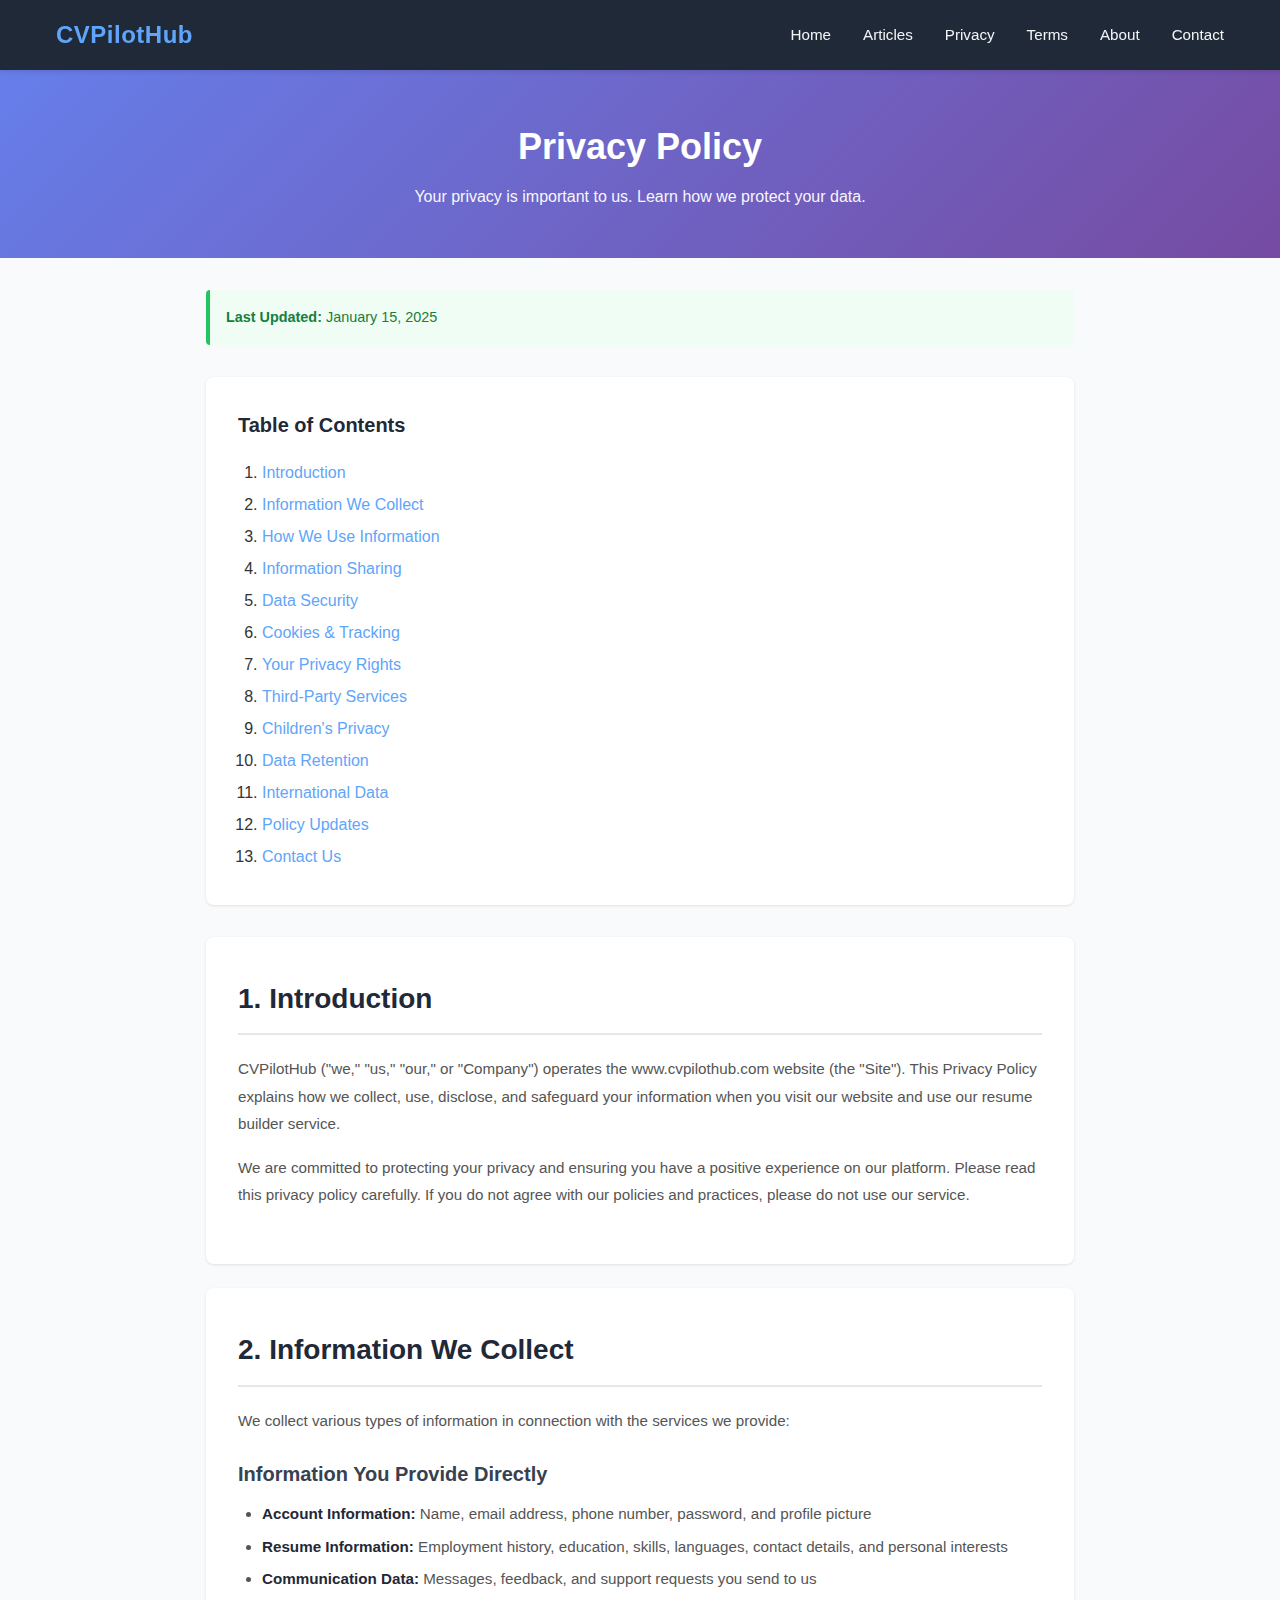
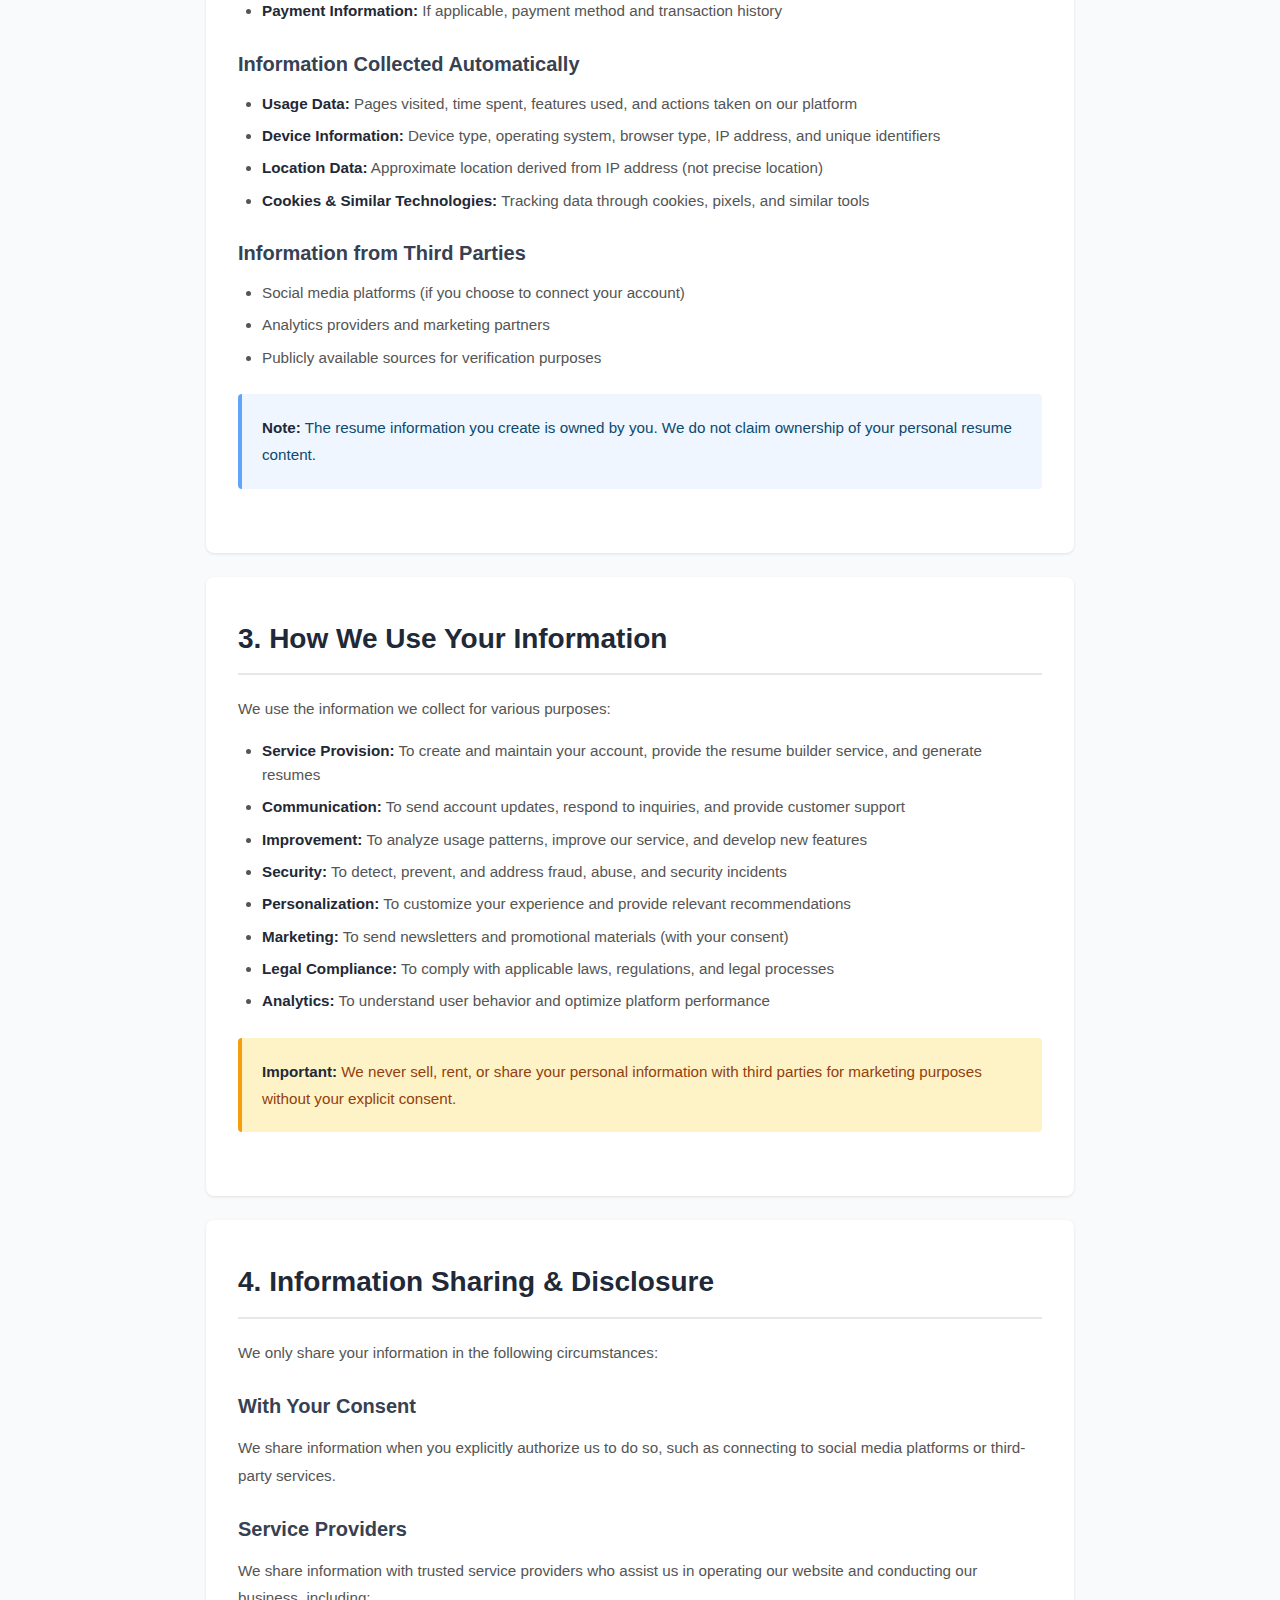
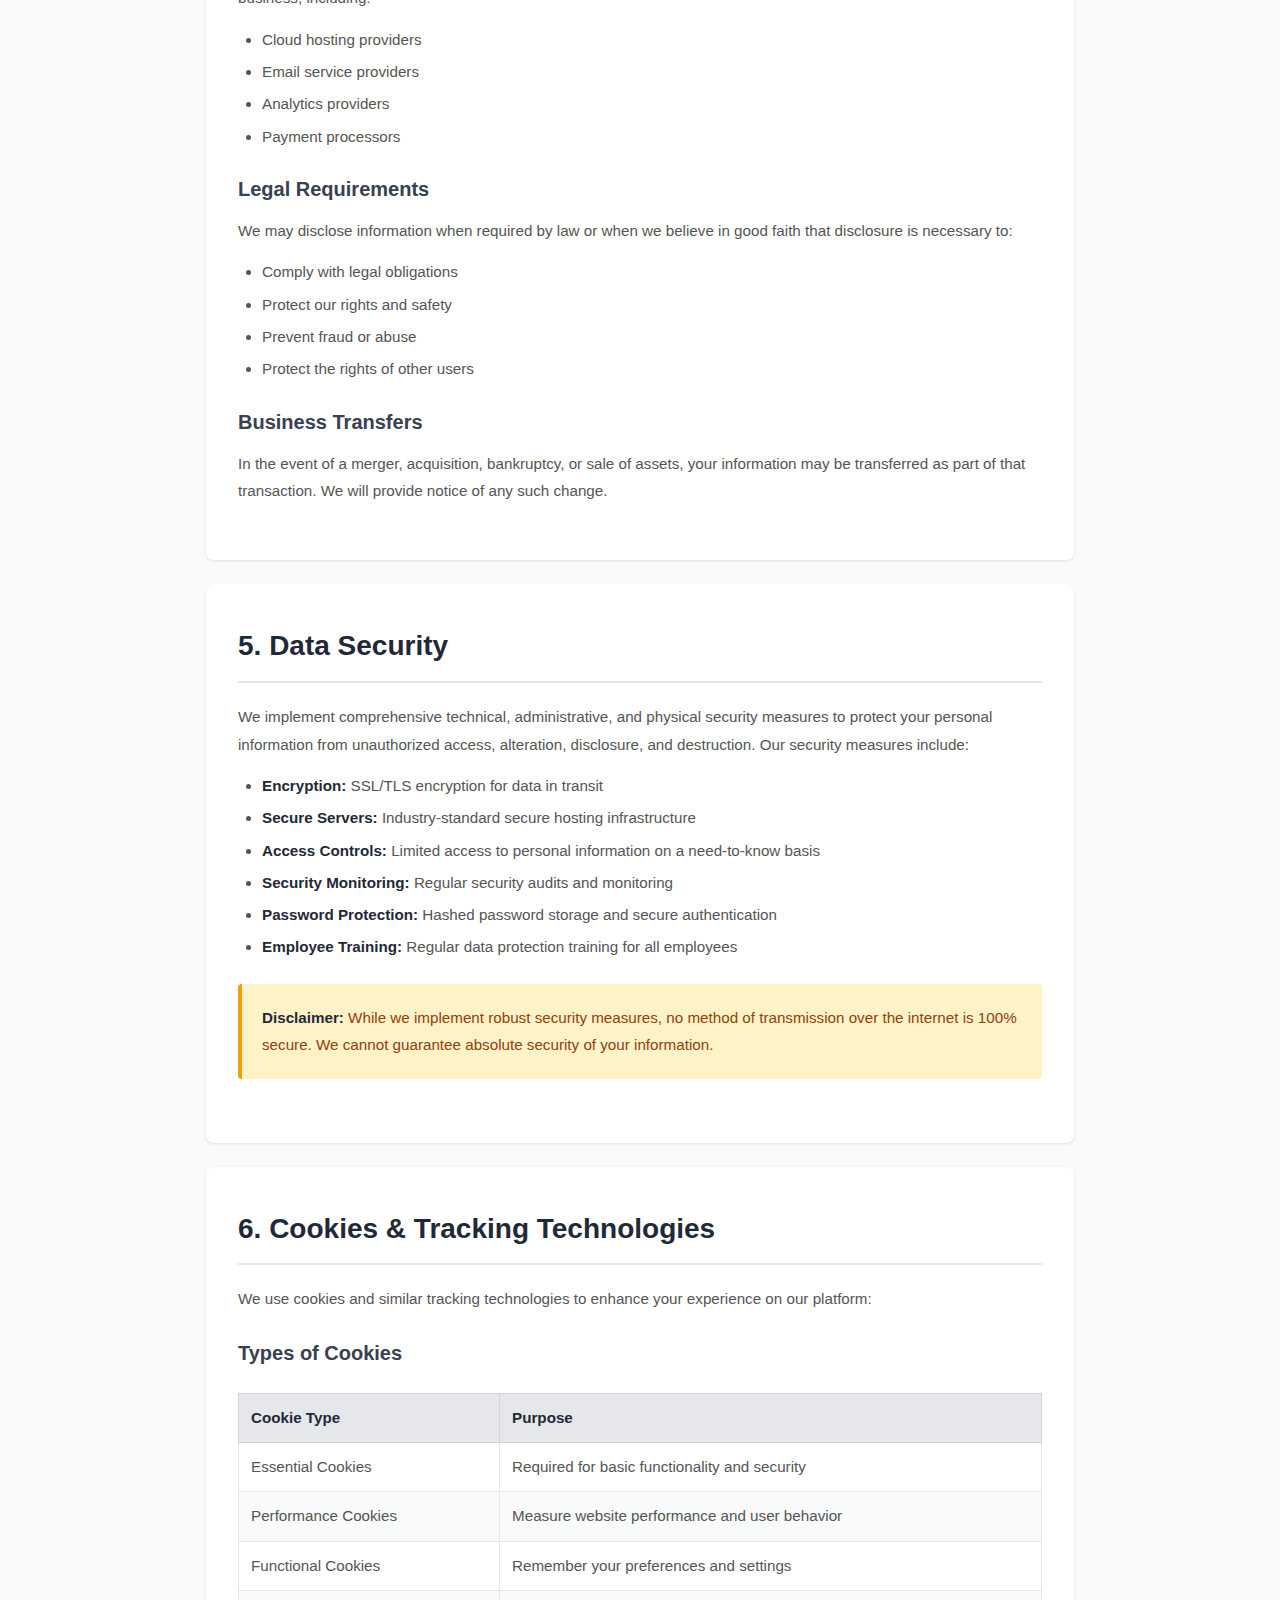
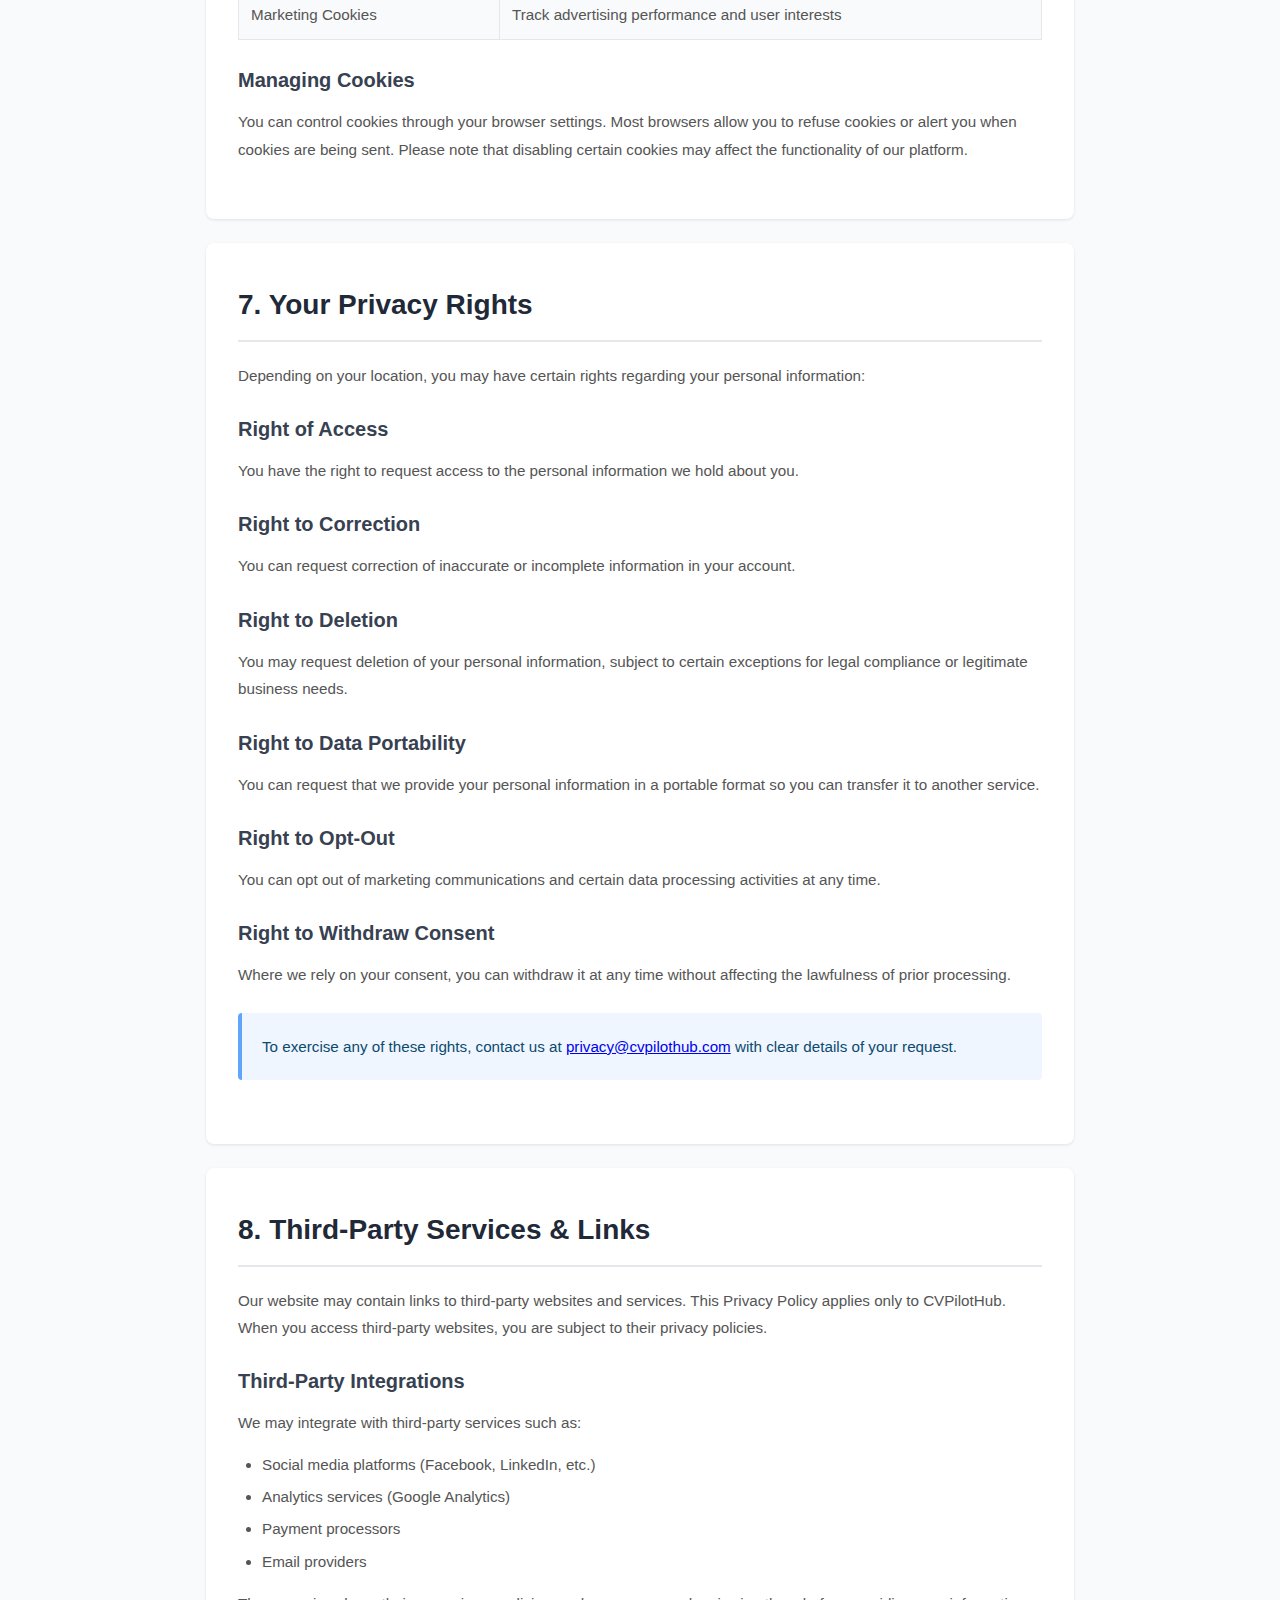
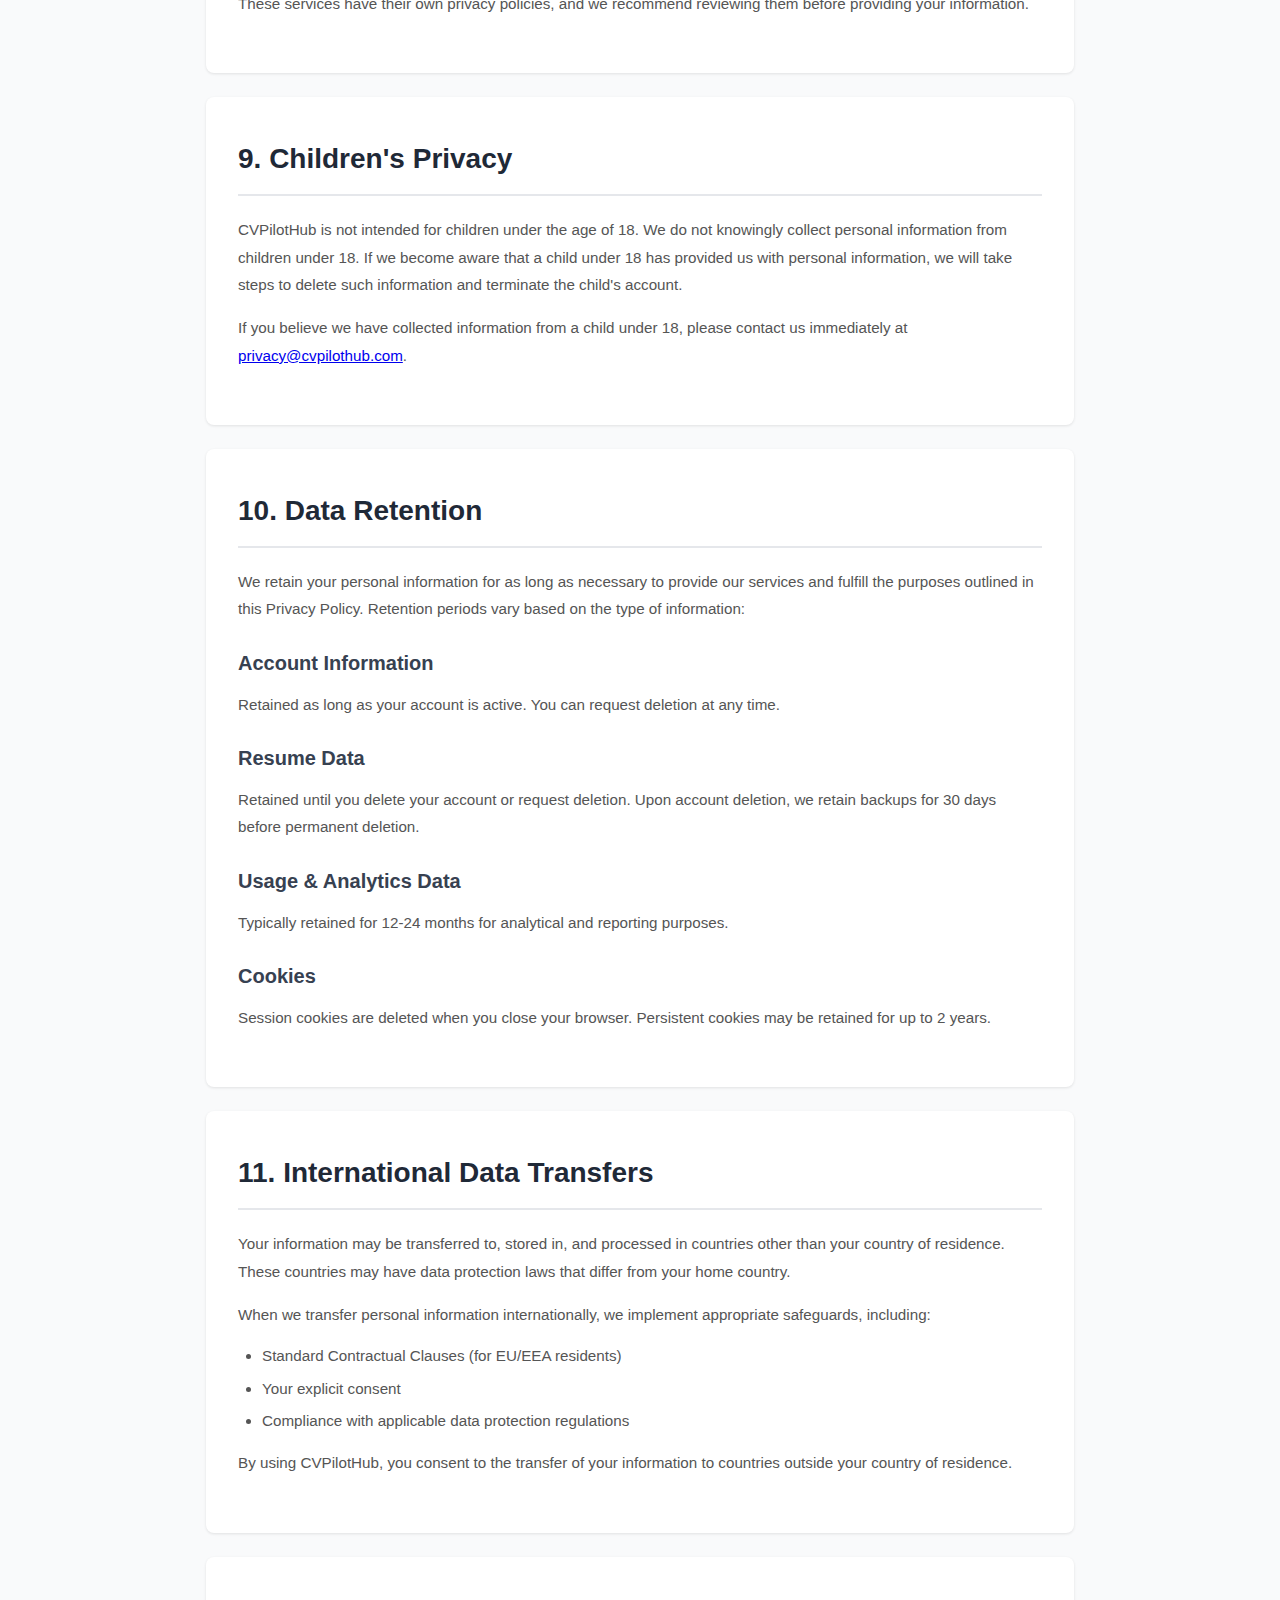
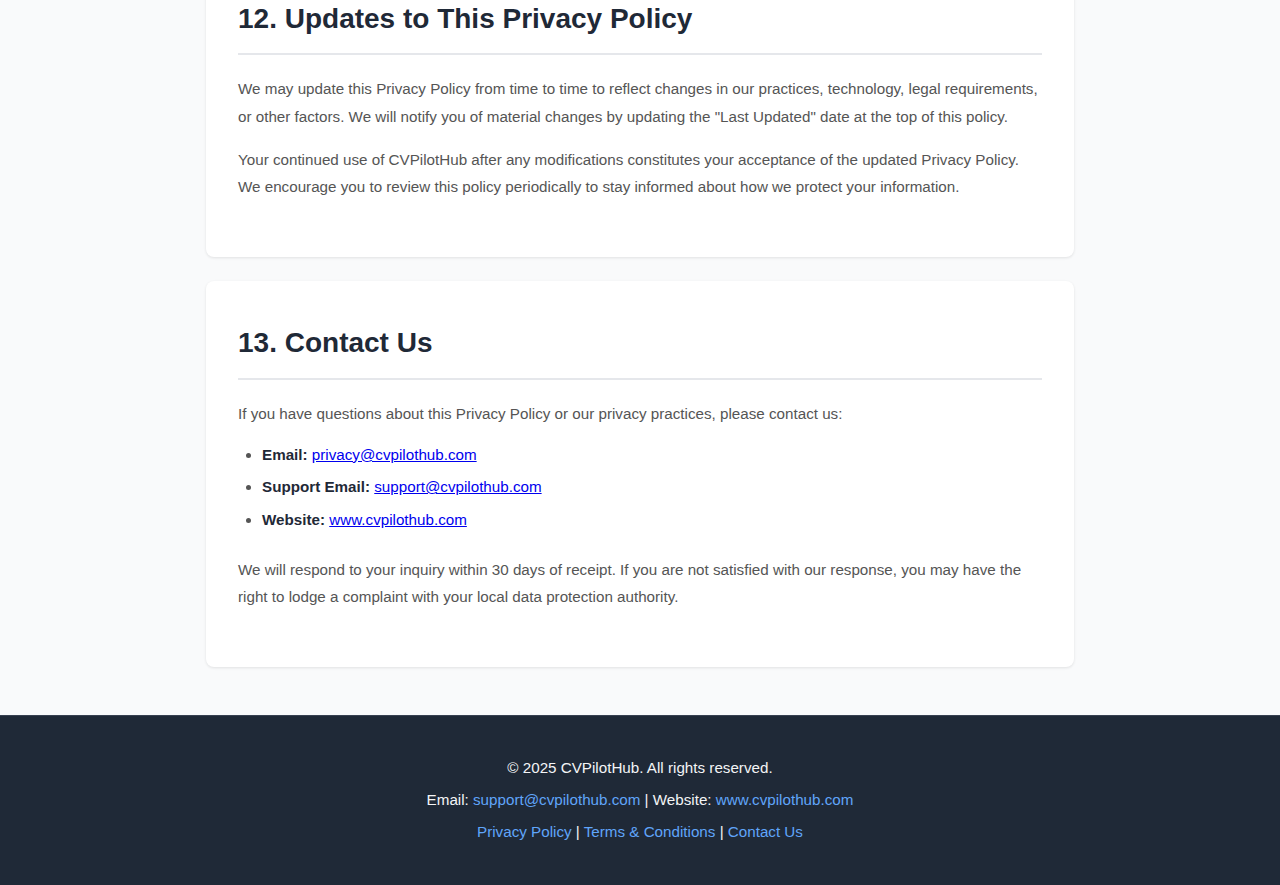
<file: privacy.html>
<!DOCTYPE html>
<html lang="en">
<head>
    <meta charset="UTF-8">
    <meta name="viewport" content="width=device-width, initial-scale=1.0">
    
    <!-- Primary Meta Tags -->
    <title>Privacy Policy | CVPilotHub - Resume Builder</title>
    <meta name="title" content="Privacy Policy | CVPilotHub - Resume Builder">
    <meta name="description" content="Learn how CVPilotHub protects your privacy. Read our comprehensive privacy policy about data collection, usage, and security.">
    <meta name="keywords" content="privacy policy, data protection, security, privacy practices, CVPilotHub privacy">
    <meta name="author" content="CVPilotHub">
    <meta name="robots" content="index, follow, max-image-preview:large, max-snippet:-1, max-video-preview:-1">
    <meta name="language" content="English">
    <meta name="revisit-after" content="7 days">
    <!-- Google AdSense -->
    <script async src="https://pagead2.googlesyndication.com/pagead/js/adsbygoogle.js?client=ca-pub-6368609615771616"
     crossorigin="anonymous"></script>
    
    <!-- Canonical URL -->
    <link rel="canonical" href="https://www.cvpilothub.com/privacy.html">
    
    <!-- Open Graph Meta Tags -->
    <meta property="og:type" content="website">
    <meta property="og:url" content="https://www.cvpilothub.com/privacy-policy">
    <meta property="og:title" content="Privacy Policy - CVPilotHub">
    <meta property="og:description" content="Read CVPilotHub's comprehensive privacy policy and data protection practices.">
    <meta property="og:site_name" content="CVPilotHub">
    <meta property="og:locale" content="en_US">
    
    <!-- Twitter Meta Tags -->
    <meta name="twitter:card" content="summary_large_image">
    <meta name="twitter:title" content="Privacy Policy - CVPilotHub">
    <meta name="twitter:description" content="Learn how CVPilotHub protects your privacy and data.">
    
    <!-- Favicon -->
    <link rel="icon" type="image/png" sizes="32x32" href="/favicon-32x32.png">
    <link rel="apple-touch-icon" sizes="180x180" href="/apple-touch-icon.png">
    
    <!-- Theme Color -->
    <meta name="theme-color" content="#60a5fa">
    
    <!-- Preconnect -->
    <link rel="preconnect" href="https://fonts.googleapis.com">
    
    <!-- JSON-LD Structured Data -->
    <script type="application/ld+json">
    {
      "@context": "https://schema.org",
      "@type": "WebPage",
      "name": "Privacy Policy",
      "url": "https://www.cvpilothub.com/privacy-policy",
      "publisher": {
        "@type": "Organization",
        "name": "CVPilotHub",
        "url": "https://www.cvpilothub.com",
        "logo": "https://www.cvpilothub.com/logo.png"
      },
      "datePublished": "2025-01-01",
      "dateModified": "2025-01-15"
    }
    </script>

    <style>
        * {
            margin: 0;
            padding: 0;
            box-sizing: border-box;
        }

        html {
            scroll-behavior: smooth;
        }

        body {
            font-family: -apple-system, BlinkMacSystemFont, 'Segoe UI', Roboto, Oxygen, Ubuntu, Cantarell, sans-serif;
            line-height: 1.6;
            color: #333;
            background-color: #f9fafb;
        }

        /* Header */
        header {
            background-color: #1f2937;
            padding: 1rem 0;
            box-shadow: 0 2px 4px rgba(0, 0, 0, 0.1);
            position: sticky;
            top: 0;
            z-index: 1000;
        }

        header .header-container {
            max-width: 1200px;
            margin: 0 auto;
            padding: 0 1rem;
            display: flex;
            justify-content: space-between;
            align-items: center;
        }

        header .logo {
            font-size: 1.5rem;
            font-weight: bold;
            color: #60a5fa;
            text-decoration: none;
            letter-spacing: 0.5px;
        }

        header nav ul {
            list-style: none;
            display: flex;
            gap: 2rem;
            margin: 0;
            padding: 0;
        }

        header nav a {
            color: #f3f4f6;
            text-decoration: none;
            font-size: 0.95rem;
            transition: color 0.3s ease;
        }

        header nav a:hover {
            color: #60a5fa;
        }

        /* Main Container */
        .container {
            max-width: 900px;
            margin: 0 auto;
            padding: 0 1rem;
        }

        /* Hero Section */
        .hero {
            background: linear-gradient(135deg, #667eea 0%, #764ba2 100%);
            color: white;
            padding: 3rem 1rem;
            text-align: center;
            margin-bottom: 2rem;
        }

        .hero h1 {
            font-size: 2.25rem;
            margin-bottom: 0.5rem;
            font-weight: 700;
        }

        .hero p {
            font-size: 1rem;
            opacity: 0.95;
        }

        /* Table of Contents */
        .toc {
            background: white;
            padding: 2rem;
            margin-bottom: 2rem;
            border-radius: 8px;
            box-shadow: 0 1px 3px rgba(0, 0, 0, 0.1);
        }

        .toc h2 {
            font-size: 1.25rem;
            color: #1f2937;
            margin-bottom: 1rem;
            font-weight: 700;
        }

        .toc ol {
            margin-left: 1.5rem;
            line-height: 2;
        }

        .toc a {
            color: #60a5fa;
            text-decoration: none;
            transition: color 0.3s ease;
        }

        .toc a:hover {
            color: #3b82f6;
            text-decoration: underline;
        }

        /* Content Sections */
        .section {
            background: white;
            padding: 2.5rem 2rem;
            margin-bottom: 1.5rem;
            border-radius: 8px;
            box-shadow: 0 1px 3px rgba(0, 0, 0, 0.1);
        }

        .section h2 {
            font-size: 1.75rem;
            color: #1f2937;
            margin-bottom: 1.25rem;
            font-weight: 700;
            border-bottom: 2px solid #e5e7eb;
            padding-bottom: 0.75rem;
        }

        .section h3 {
            font-size: 1.25rem;
            color: #374151;
            margin-top: 1.5rem;
            margin-bottom: 0.75rem;
            font-weight: 600;
        }

        .section p {
            font-size: 0.95rem;
            line-height: 1.8;
            margin-bottom: 1rem;
            color: #555;
        }

        .section ul, .section ol {
            margin-left: 1.5rem;
            margin-bottom: 1rem;
        }

        .section li {
            margin-bottom: 0.5rem;
            color: #555;
            font-size: 0.95rem;
        }

        .section strong {
            color: #1f2937;
            font-weight: 600;
        }

        /* Info Boxes */
        .info-box {
            background: #eff6ff;
            border-left: 4px solid #60a5fa;
            padding: 1.25rem;
            margin: 1.5rem 0;
            border-radius: 4px;
        }

        .info-box p {
            margin: 0;
            color: #0c4a6e;
            font-size: 0.95rem;
        }

        .warning-box {
            background: #fef3c7;
            border-left: 4px solid #f59e0b;
            padding: 1.25rem;
            margin: 1.5rem 0;
            border-radius: 4px;
        }

        .warning-box p {
            margin: 0;
            color: #92400e;
            font-size: 0.95rem;
        }

        /* Data Table */
        .data-table {
            width: 100%;
            border-collapse: collapse;
            margin: 1.5rem 0;
            font-size: 0.95rem;
        }

        .data-table th {
            background-color: #e5e7eb;
            padding: 0.75rem;
            text-align: left;
            font-weight: 600;
            color: #1f2937;
            border: 1px solid #d1d5db;
        }

        .data-table td {
            padding: 0.75rem;
            border: 1px solid #e5e7eb;
            color: #555;
        }

        .data-table tr:nth-child(even) {
            background-color: #f9fafb;
        }

        /* Last Updated */
        .last-updated {
            background: #f0fdf4;
            border-left: 4px solid #22c55e;
            padding: 1rem;
            margin-bottom: 2rem;
            border-radius: 4px;
            color: #15803d;
            font-size: 0.9rem;
        }

        /* Footer */
        footer {
            background-color: #1f2937;
            color: #f3f4f6;
            padding: 2rem 1rem;
            text-align: center;
            margin-top: 3rem;
            border-top: 1px solid #374151;
        }

        footer p {
            margin: 0.5rem 0;
            font-size: 0.95rem;
        }

        footer a {
            color: #60a5fa;
            text-decoration: none;
        }

        footer a:hover {
            text-decoration: underline;
        }

        /* Mobile Responsive */
        @media (max-width: 768px) {
            header .header-container {
                flex-direction: column;
                gap: 1rem;
            }

            header nav ul {
                gap: 0.75rem;
                font-size: 0.85rem;
                flex-wrap: wrap;
                justify-content: center;
            }

            .hero h1 {
                font-size: 1.75rem;
            }

            .hero p {
                font-size: 0.95rem;
            }

            .section {
                padding: 2rem 1.5rem;
                margin-bottom: 1rem;
            }

            .section h2 {
                font-size: 1.5rem;
            }

            .section h3 {
                font-size: 1.1rem;
            }

            .toc {
                padding: 1.5rem;
                margin-bottom: 1.5rem;
            }

            .toc h2 {
                font-size: 1.15rem;
            }

            .data-table {
                font-size: 0.85rem;
            }

            .data-table th,
            .data-table td {
                padding: 0.5rem;
            }
        }

        @media (max-width: 480px) {
            .hero {
                padding: 2rem 1rem;
            }

            .hero h1 {
                font-size: 1.5rem;
            }

            .section {
                padding: 1.5rem 1rem;
            }

            .section h2 {
                font-size: 1.25rem;
            }

            .section h3 {
                font-size: 1rem;
            }

            .section p,
            .section li {
                font-size: 0.9rem;
            }

            header .logo {
                font-size: 1.25rem;
            }

            .data-table {
                font-size: 0.8rem;
                overflow-x: auto;
                display: block;
            }
        }
    </style>
</head>
<body>
    <header>
        <div class="header-container">
            <a href="https://www.cvpilothub.com" class="logo">CVPilotHub</a>
            <nav>
                <ul>
                    <li><a href="index.html">Home</a></li>
                    <li><a href="article.html">Articles</a></li>
                    <li><a href="#privacy">Privacy</a></li>
                    <li><a href="terms.html">Terms</a></li>
                    <li><a href="about.html">About</a></li>
                    <li><a href="contact.html">Contact</a></li>
                </ul>
            </nav>
        </div>
    </header>

    <div class="hero">
        <div class="container">
            <h1>Privacy Policy</h1>
            <p>Your privacy is important to us. Learn how we protect your data.</p>
        </div>
    </div>

    <main class="container">
        <div class="last-updated">
            <strong>Last Updated:</strong> January 15, 2025
        </div>

        <!-- Table of Contents -->
        <div class="toc">
            <h2>Table of Contents</h2>
            <ol>
                <li><a href="#introduction">Introduction</a></li>
                <li><a href="#data-collect">Information We Collect</a></li>
                <li><a href="#how-use">How We Use Information</a></li>
                <li><a href="#data-sharing">Information Sharing</a></li>
                <li><a href="#data-security">Data Security</a></li>
                <li><a href="#cookies">Cookies & Tracking</a></li>
                <li><a href="#user-rights">Your Privacy Rights</a></li>
                <li><a href="#third-party-services">Third-Party Services</a></li>
                <li><a href="#children">Children's Privacy</a></li>
                <li><a href="#data-retention">Data Retention</a></li>
                <li><a href="#international">International Data</a></li>
                <li><a href="#updates">Policy Updates</a></li>
                <li><a href="#contact">Contact Us</a></li>
            </ol>
        </div>

        <!-- 1. Introduction -->
        <section class="section" id="introduction">
            <h2>1. Introduction</h2>
            <p>CVPilotHub ("we," "us," "our," or "Company") operates the www.cvpilothub.com website (the "Site"). This Privacy Policy explains how we collect, use, disclose, and safeguard your information when you visit our website and use our resume builder service.</p>
            <p>We are committed to protecting your privacy and ensuring you have a positive experience on our platform. Please read this privacy policy carefully. If you do not agree with our policies and practices, please do not use our service.</p>
        </section>

        <!-- 2. Information We Collect -->
        <section class="section" id="data-collect">
            <h2>2. Information We Collect</h2>
            <p>We collect various types of information in connection with the services we provide:</p>
            
            <h3>Information You Provide Directly</h3>
            <ul>
                <li><strong>Account Information:</strong> Name, email address, phone number, password, and profile picture</li>
                <li><strong>Resume Information:</strong> Employment history, education, skills, languages, contact details, and personal interests</li>
                <li><strong>Communication Data:</strong> Messages, feedback, and support requests you send to us</li>
                <li><strong>Payment Information:</strong> If applicable, payment method and transaction history</li>
            </ul>

            <h3>Information Collected Automatically</h3>
            <ul>
                <li><strong>Usage Data:</strong> Pages visited, time spent, features used, and actions taken on our platform</li>
                <li><strong>Device Information:</strong> Device type, operating system, browser type, IP address, and unique identifiers</li>
                <li><strong>Location Data:</strong> Approximate location derived from IP address (not precise location)</li>
                <li><strong>Cookies & Similar Technologies:</strong> Tracking data through cookies, pixels, and similar tools</li>
            </ul>

            <h3>Information from Third Parties</h3>
            <ul>
                <li>Social media platforms (if you choose to connect your account)</li>
                <li>Analytics providers and marketing partners</li>
                <li>Publicly available sources for verification purposes</li>
            </ul>

            <div class="info-box">
                <p><strong>Note:</strong> The resume information you create is owned by you. We do not claim ownership of your personal resume content.</p>
            </div>
        </section>

        <!-- 3. How We Use Information -->
        <section class="section" id="how-use">
            <h2>3. How We Use Your Information</h2>
            <p>We use the information we collect for various purposes:</p>
            <ul>
                <li><strong>Service Provision:</strong> To create and maintain your account, provide the resume builder service, and generate resumes</li>
                <li><strong>Communication:</strong> To send account updates, respond to inquiries, and provide customer support</li>
                <li><strong>Improvement:</strong> To analyze usage patterns, improve our service, and develop new features</li>
                <li><strong>Security:</strong> To detect, prevent, and address fraud, abuse, and security incidents</li>
                <li><strong>Personalization:</strong> To customize your experience and provide relevant recommendations</li>
                <li><strong>Marketing:</strong> To send newsletters and promotional materials (with your consent)</li>
                <li><strong>Legal Compliance:</strong> To comply with applicable laws, regulations, and legal processes</li>
                <li><strong>Analytics:</strong> To understand user behavior and optimize platform performance</li>
            </ul>

            <div class="warning-box">
                <p><strong>Important:</strong> We never sell, rent, or share your personal information with third parties for marketing purposes without your explicit consent.</p>
            </div>
        </section>

        <!-- 4. Information Sharing -->
        <section class="section" id="data-sharing">
            <h2>4. Information Sharing & Disclosure</h2>
            <p>We only share your information in the following circumstances:</p>
            
            <h3>With Your Consent</h3>
            <p>We share information when you explicitly authorize us to do so, such as connecting to social media platforms or third-party services.</p>

            <h3>Service Providers</h3>
            <p>We share information with trusted service providers who assist us in operating our website and conducting our business, including:</p>
            <ul>
                <li>Cloud hosting providers</li>
                <li>Email service providers</li>
                <li>Analytics providers</li>
                <li>Payment processors</li>
            </ul>

            <h3>Legal Requirements</h3>
            <p>We may disclose information when required by law or when we believe in good faith that disclosure is necessary to:</p>
            <ul>
                <li>Comply with legal obligations</li>
                <li>Protect our rights and safety</li>
                <li>Prevent fraud or abuse</li>
                <li>Protect the rights of other users</li>
            </ul>

            <h3>Business Transfers</h3>
            <p>In the event of a merger, acquisition, bankruptcy, or sale of assets, your information may be transferred as part of that transaction. We will provide notice of any such change.</p>
        </section>

        <!-- 5. Data Security -->
        <section class="section" id="data-security">
            <h2>5. Data Security</h2>
            <p>We implement comprehensive technical, administrative, and physical security measures to protect your personal information from unauthorized access, alteration, disclosure, and destruction. Our security measures include:</p>
            <ul>
                <li><strong>Encryption:</strong> SSL/TLS encryption for data in transit</li>
                <li><strong>Secure Servers:</strong> Industry-standard secure hosting infrastructure</li>
                <li><strong>Access Controls:</strong> Limited access to personal information on a need-to-know basis</li>
                <li><strong>Security Monitoring:</strong> Regular security audits and monitoring</li>
                <li><strong>Password Protection:</strong> Hashed password storage and secure authentication</li>
                <li><strong>Employee Training:</strong> Regular data protection training for all employees</li>
            </ul>

            <div class="warning-box">
                <p><strong>Disclaimer:</strong> While we implement robust security measures, no method of transmission over the internet is 100% secure. We cannot guarantee absolute security of your information.</p>
            </div>
        </section>

        <!-- 6. Cookies & Tracking -->
        <section class="section" id="cookies">
            <h2>6. Cookies & Tracking Technologies</h2>
            <p>We use cookies and similar tracking technologies to enhance your experience on our platform:</p>

            <h3>Types of Cookies</h3>
            <table class="data-table">
                <thead>
                    <tr>
                        <th>Cookie Type</th>
                        <th>Purpose</th>
                    </tr>
                </thead>
                <tbody>
                    <tr>
                        <td>Essential Cookies</td>
                        <td>Required for basic functionality and security</td>
                    </tr>
                    <tr>
                        <td>Performance Cookies</td>
                        <td>Measure website performance and user behavior</td>
                    </tr>
                    <tr>
                        <td>Functional Cookies</td>
                        <td>Remember your preferences and settings</td>
                    </tr>
                    <tr>
                        <td>Marketing Cookies</td>
                        <td>Track advertising performance and user interests</td>
                    </tr>
                </tbody>
            </table>

            <h3>Managing Cookies</h3>
            <p>You can control cookies through your browser settings. Most browsers allow you to refuse cookies or alert you when cookies are being sent. Please note that disabling certain cookies may affect the functionality of our platform.</p>
        </section>

        <!-- 7. Your Privacy Rights -->
        <section class="section" id="user-rights">
            <h2>7. Your Privacy Rights</h2>
            <p>Depending on your location, you may have certain rights regarding your personal information:</p>

            <h3>Right of Access</h3>
            <p>You have the right to request access to the personal information we hold about you.</p>

            <h3>Right to Correction</h3>
            <p>You can request correction of inaccurate or incomplete information in your account.</p>

            <h3>Right to Deletion</h3>
            <p>You may request deletion of your personal information, subject to certain exceptions for legal compliance or legitimate business needs.</p>

            <h3>Right to Data Portability</h3>
            <p>You can request that we provide your personal information in a portable format so you can transfer it to another service.</p>

            <h3>Right to Opt-Out</h3>
            <p>You can opt out of marketing communications and certain data processing activities at any time.</p>

            <h3>Right to Withdraw Consent</h3>
            <p>Where we rely on your consent, you can withdraw it at any time without affecting the lawfulness of prior processing.</p>

            <div class="info-box">
                <p>To exercise any of these rights, contact us at <a href="mailto:privacy@cvpilothub.com">privacy@cvpilothub.com</a> with clear details of your request.</p>
            </div>
        </section>

        <!-- 8. Third-Party Services -->
        <section class="section" id="third-party-services">
            <h2>8. Third-Party Services & Links</h2>
            <p>Our website may contain links to third-party websites and services. This Privacy Policy applies only to CVPilotHub. When you access third-party websites, you are subject to their privacy policies.</p>

            <h3>Third-Party Integrations</h3>
            <p>We may integrate with third-party services such as:</p>
            <ul>
                <li>Social media platforms (Facebook, LinkedIn, etc.)</li>
                <li>Analytics services (Google Analytics)</li>
                <li>Payment processors</li>
                <li>Email providers</li>
            </ul>

            <p>These services have their own privacy policies, and we recommend reviewing them before providing your information.</p>
        </section>

        <!-- 9. Children's Privacy -->
        <section class="section" id="children">
            <h2>9. Children's Privacy</h2>
            <p>CVPilotHub is not intended for children under the age of 18. We do not knowingly collect personal information from children under 18. If we become aware that a child under 18 has provided us with personal information, we will take steps to delete such information and terminate the child's account.</p>
            <p>If you believe we have collected information from a child under 18, please contact us immediately at <a href="mailto:privacy@cvpilothub.com">privacy@cvpilothub.com</a>.</p>
        </section>

        <!-- 10. Data Retention -->
        <section class="section" id="data-retention">
            <h2>10. Data Retention</h2>
            <p>We retain your personal information for as long as necessary to provide our services and fulfill the purposes outlined in this Privacy Policy. Retention periods vary based on the type of information:</p>

            <h3>Account Information</h3>
            <p>Retained as long as your account is active. You can request deletion at any time.</p>

            <h3>Resume Data</h3>
            <p>Retained until you delete your account or request deletion. Upon account deletion, we retain backups for 30 days before permanent deletion.</p>

            <h3>Usage & Analytics Data</h3>
            <p>Typically retained for 12-24 months for analytical and reporting purposes.</p>

            <h3>Cookies</h3>
            <p>Session cookies are deleted when you close your browser. Persistent cookies may be retained for up to 2 years.</p>
        </section>

        <!-- 11. International Data Transfer -->
        <section class="section" id="international">
            <h2>11. International Data Transfers</h2>
            <p>Your information may be transferred to, stored in, and processed in countries other than your country of residence. These countries may have data protection laws that differ from your home country.</p>
            <p>When we transfer personal information internationally, we implement appropriate safeguards, including:</p>
            <ul>
                <li>Standard Contractual Clauses (for EU/EEA residents)</li>
                <li>Your explicit consent</li>
                <li>Compliance with applicable data protection regulations</li>
            </ul>
            <p>By using CVPilotHub, you consent to the transfer of your information to countries outside your country of residence.</p>
        </section>

        <!-- 12. Updates to This Policy -->
        <section class="section" id="updates">
            <h2>12. Updates to This Privacy Policy</h2>
            <p>We may update this Privacy Policy from time to time to reflect changes in our practices, technology, legal requirements, or other factors. We will notify you of material changes by updating the "Last Updated" date at the top of this policy.</p>
            <p>Your continued use of CVPilotHub after any modifications constitutes your acceptance of the updated Privacy Policy. We encourage you to review this policy periodically to stay informed about how we protect your information.</p>
        </section>

        <!-- 13. Contact Us -->
        <section class="section" id="contact">
            <h2>13. Contact Us</h2>
            <p>If you have questions about this Privacy Policy or our privacy practices, please contact us:</p>
            <ul>
                <li><strong>Email:</strong> <a href="mailto:privacy@cvpilothub.com">privacy@cvpilothub.com</a></li>
                <li><strong>Support Email:</strong> <a href="mailto:support@cvpilothub.com">support@cvpilothub.com</a></li>
                <li><strong>Website:</strong> <a href="https://www.cvpilothub.com">www.cvpilothub.com</a></li>
            </ul>
            <p style="margin-top: 1.5rem;">We will respond to your inquiry within 30 days of receipt. If you are not satisfied with our response, you may have the right to lodge a complaint with your local data protection authority.</p>
        </section>
    </main>

    <footer>
        <p>&copy; 2025 CVPilotHub. All rights reserved.</p>
        <p>Email: <a href="mailto:support@cvpilothub.com">support@cvpilothub.com</a> | Website: <a href="https://www.cvpilothub.com">www.cvpilothub.com</a></p>
        <p><a href="#privacy">Privacy Policy</a> | <a href="#terms">Terms & Conditions</a> | <a href="#contact">Contact Us</a></p>
    </footer>
</body>

</html>
</file>
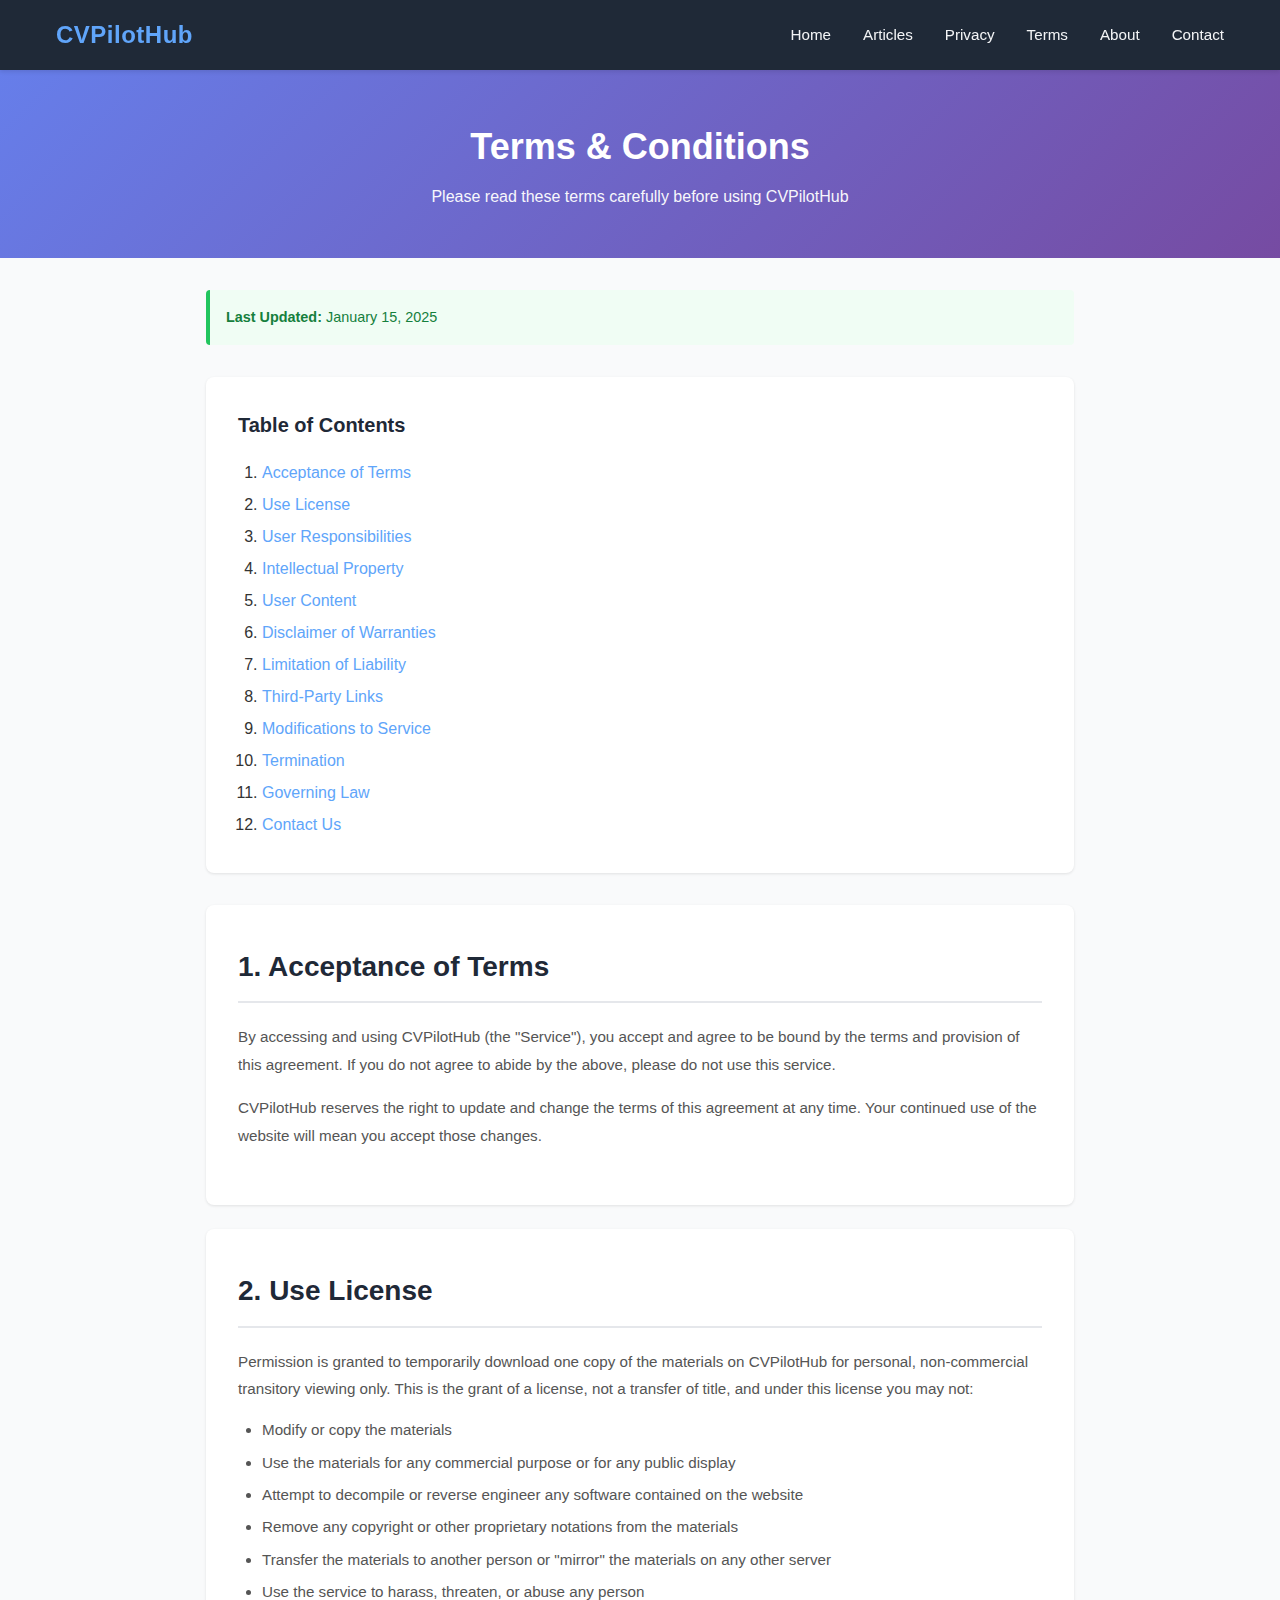
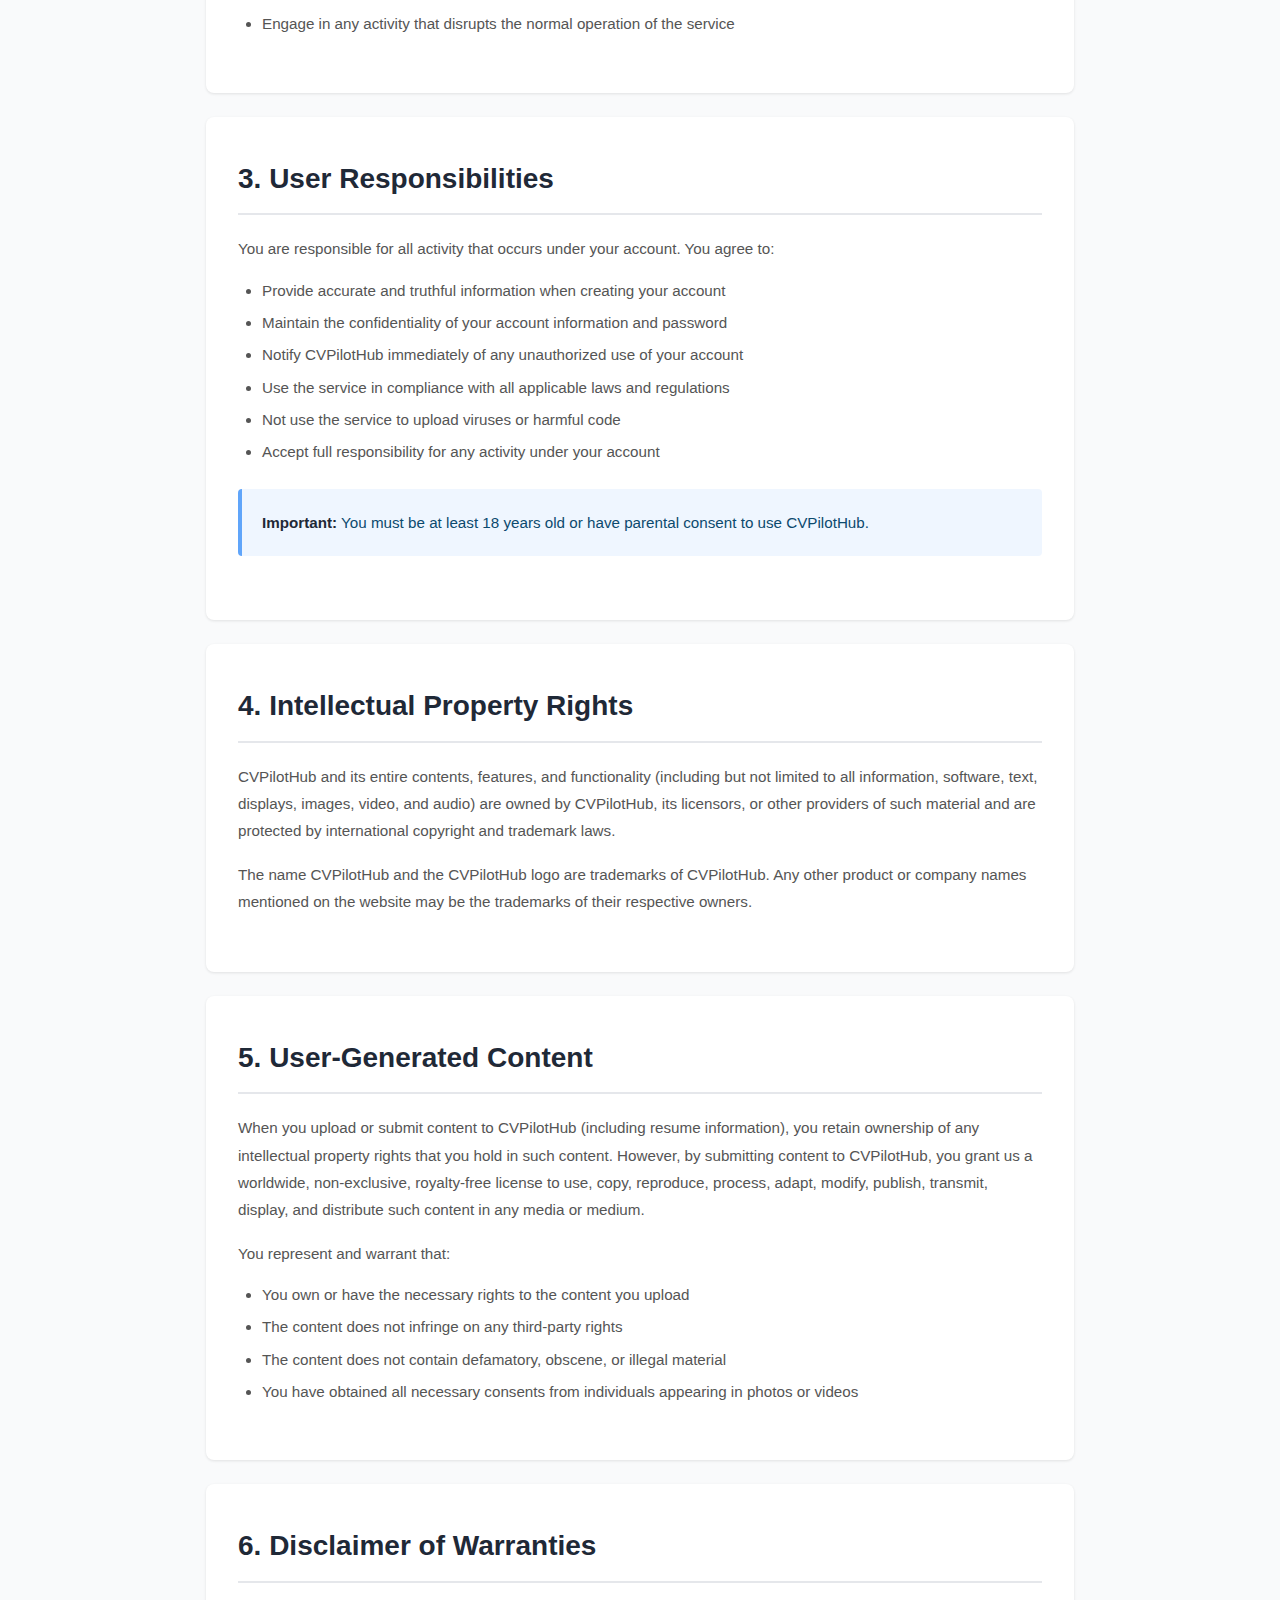
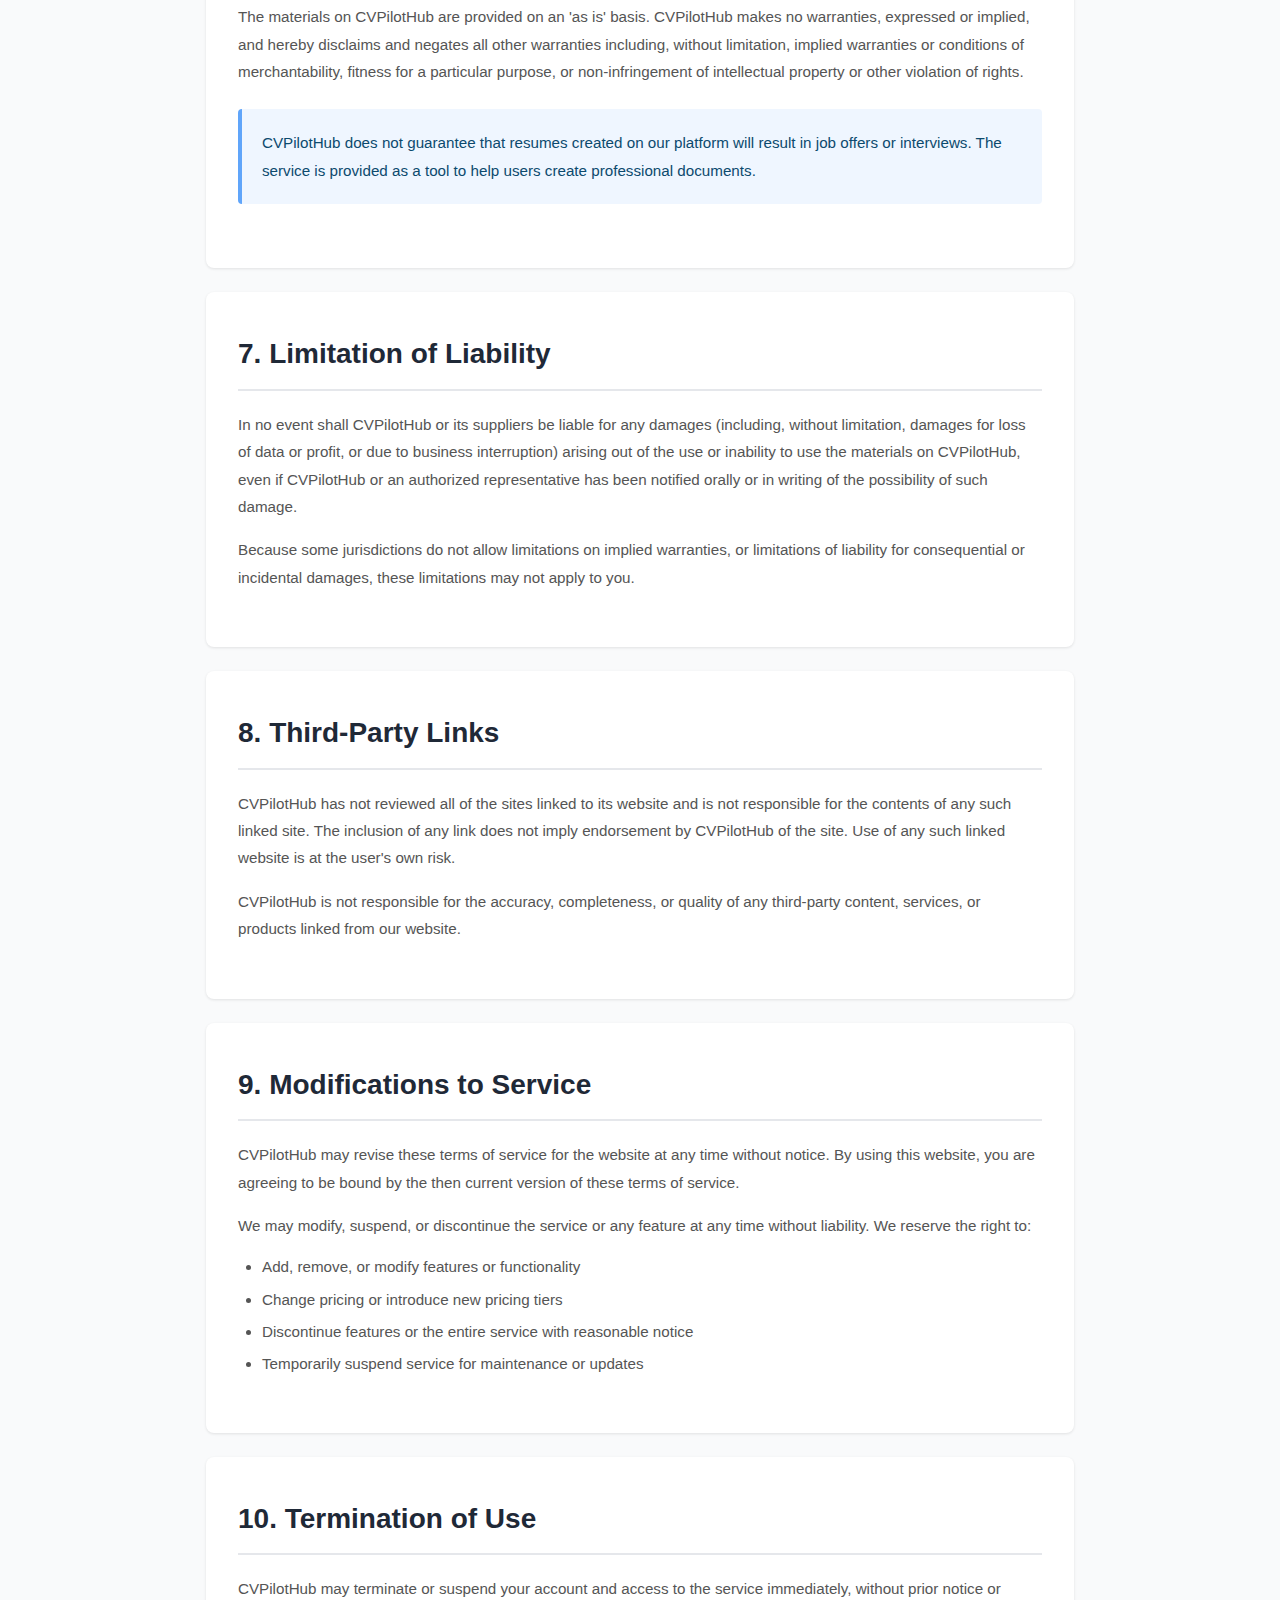
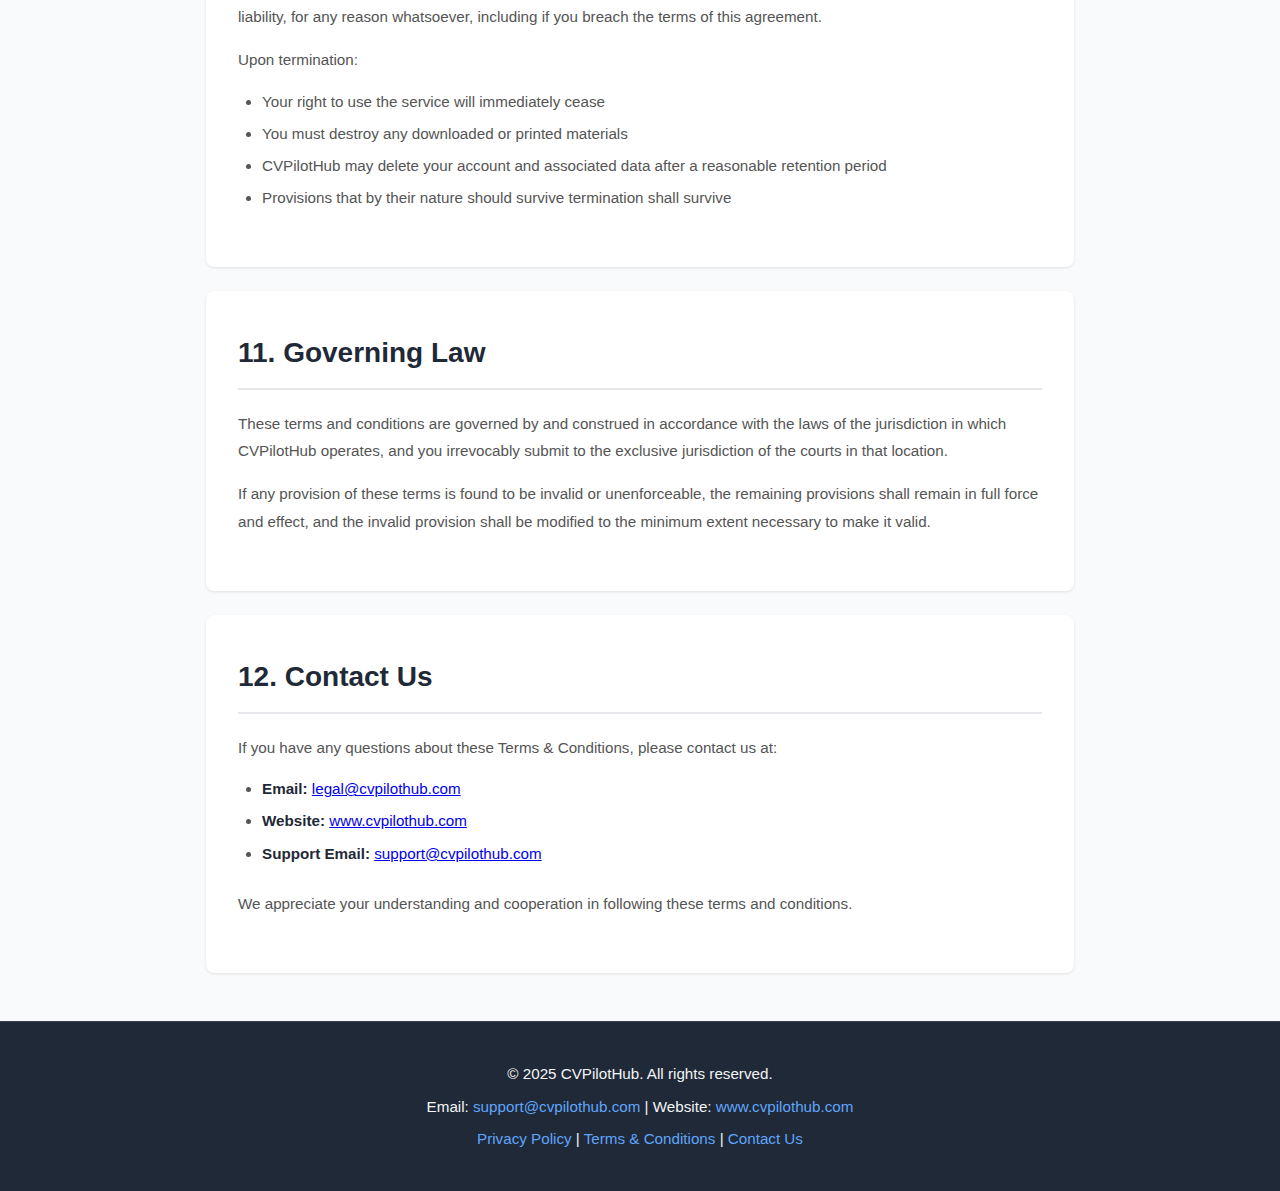
<file: terms.html>
<!DOCTYPE html>
<html lang="en">
<head>
    <meta charset="UTF-8">
    <meta name="viewport" content="width=device-width, initial-scale=1.0">
    
    <!-- Primary Meta Tags -->
    <title>Terms & Conditions | CVPilotHub - Resume Builder</title>
    <meta name="title" content="Terms & Conditions | CVPilotHub - Resume Builder">
    <meta name="description" content="Read CVPilotHub's Terms & Conditions. Learn about user agreement, intellectual property, liability, and more.">
    <meta name="keywords" content="terms and conditions, user agreement, terms of service, CVPilotHub legal">
    <meta name="author" content="CVPilotHub">
    <meta name="robots" content="index, follow, max-image-preview:large, max-snippet:-1, max-video-preview:-1">
    <meta name="language" content="English">
    <meta name="revisit-after" content="7 days">
    <!-- Google AdSense -->
    <script async src="https://pagead2.googlesyndication.com/pagead/js/adsbygoogle.js?client=ca-pub-6368609615771616"
     crossorigin="anonymous"></script>

    
    <!-- Canonical URL -->
    <link rel="canonical" href="https://www.cvpilothub.com/terms.html">
    
    <!-- Open Graph Meta Tags -->
    <meta property="og:type" content="website">
    <meta property="og:url" content="https://www.cvpilothub.com/terms-conditions">
    <meta property="og:title" content="Terms & Conditions - CVPilotHub">
    <meta property="og:description" content="CVPilotHub Terms & Conditions - Complete legal agreement for using our platform.">
    <meta property="og:site_name" content="CVPilotHub">
    <meta property="og:locale" content="en_US">
    
    <!-- Twitter Meta Tags -->
    <meta name="twitter:card" content="summary_large_image">
    <meta name="twitter:title" content="Terms & Conditions - CVPilotHub">
    <meta name="twitter:description" content="Read our complete terms and conditions for using CVPilotHub.">
    
    <!-- Favicon -->
    <link rel="icon" type="image/png" sizes="32x32" href="/favicon-32x32.png">
    <link rel="apple-touch-icon" sizes="180x180" href="/apple-touch-icon.png">
    
    <!-- Theme Color -->
    <meta name="theme-color" content="#60a5fa">
    
    <!-- Preconnect -->
    <link rel="preconnect" href="https://fonts.googleapis.com">
    
    <!-- JSON-LD Structured Data -->
    <script type="application/ld+json">
    {
      "@context": "https://schema.org",
      "@type": "WebPage",
      "name": "Terms & Conditions",
      "url": "https://www.cvpilothub.com/terms-conditions",
      "publisher": {
        "@type": "Organization",
        "name": "CVPilotHub",
        "url": "https://www.cvpilothub.com",
        "logo": "https://www.cvpilothub.com/logo.png"
      },
      "datePublished": "2025-01-01",
      "dateModified": "2025-01-15"
    }
    </script>

    <style>
        * {
            margin: 0;
            padding: 0;
            box-sizing: border-box;
        }

        html {
            scroll-behavior: smooth;
        }

        body {
            font-family: -apple-system, BlinkMacSystemFont, 'Segoe UI', Roboto, Oxygen, Ubuntu, Cantarell, sans-serif;
            line-height: 1.6;
            color: #333;
            background-color: #f9fafb;
        }

        /* Header */
        header {
            background-color: #1f2937;
            padding: 1rem 0;
            box-shadow: 0 2px 4px rgba(0, 0, 0, 0.1);
            position: sticky;
            top: 0;
            z-index: 1000;
        }

        header .header-container {
            max-width: 1200px;
            margin: 0 auto;
            padding: 0 1rem;
            display: flex;
            justify-content: space-between;
            align-items: center;
        }

        header .logo {
            font-size: 1.5rem;
            font-weight: bold;
            color: #60a5fa;
            text-decoration: none;
            letter-spacing: 0.5px;
        }

        header nav ul {
            list-style: none;
            display: flex;
            gap: 2rem;
            margin: 0;
            padding: 0;
        }

        header nav a {
            color: #f3f4f6;
            text-decoration: none;
            font-size: 0.95rem;
            transition: color 0.3s ease;
        }

        header nav a:hover {
            color: #60a5fa;
        }

        /* Main Container */
        .container {
            max-width: 900px;
            margin: 0 auto;
            padding: 0 1rem;
        }

        /* Hero Section */
        .hero {
            background: linear-gradient(135deg, #667eea 0%, #764ba2 100%);
            color: white;
            padding: 3rem 1rem;
            text-align: center;
            margin-bottom: 2rem;
        }

        .hero h1 {
            font-size: 2.25rem;
            margin-bottom: 0.5rem;
            font-weight: 700;
        }

        .hero p {
            font-size: 1rem;
            opacity: 0.95;
        }

        /* Table of Contents */
        .toc {
            background: white;
            padding: 2rem;
            margin-bottom: 2rem;
            border-radius: 8px;
            box-shadow: 0 1px 3px rgba(0, 0, 0, 0.1);
        }

        .toc h2 {
            font-size: 1.25rem;
            color: #1f2937;
            margin-bottom: 1rem;
            font-weight: 700;
        }

        .toc ol {
            margin-left: 1.5rem;
            line-height: 2;
        }

        .toc a {
            color: #60a5fa;
            text-decoration: none;
            transition: color 0.3s ease;
        }

        .toc a:hover {
            color: #3b82f6;
            text-decoration: underline;
        }

        /* Content Sections */
        .section {
            background: white;
            padding: 2.5rem 2rem;
            margin-bottom: 1.5rem;
            border-radius: 8px;
            box-shadow: 0 1px 3px rgba(0, 0, 0, 0.1);
        }

        .section h2 {
            font-size: 1.75rem;
            color: #1f2937;
            margin-bottom: 1.25rem;
            font-weight: 700;
            border-bottom: 2px solid #e5e7eb;
            padding-bottom: 0.75rem;
        }

        .section h3 {
            font-size: 1.25rem;
            color: #374151;
            margin-top: 1.5rem;
            margin-bottom: 0.75rem;
            font-weight: 600;
        }

        .section p {
            font-size: 0.95rem;
            line-height: 1.8;
            margin-bottom: 1rem;
            color: #555;
        }

        .section ul, .section ol {
            margin-left: 1.5rem;
            margin-bottom: 1rem;
        }

        .section li {
            margin-bottom: 0.5rem;
            color: #555;
            font-size: 0.95rem;
        }

        .section strong {
            color: #1f2937;
            font-weight: 600;
        }

        /* Highlight Box */
        .highlight {
            background: #eff6ff;
            border-left: 4px solid #60a5fa;
            padding: 1.25rem;
            margin: 1.5rem 0;
            border-radius: 4px;
        }

        .highlight p {
            margin: 0;
            color: #0c4a6e;
            font-size: 0.95rem;
        }

        /* Last Updated */
        .last-updated {
            background: #f0fdf4;
            border-left: 4px solid #22c55e;
            padding: 1rem;
            margin-bottom: 2rem;
            border-radius: 4px;
            color: #15803d;
            font-size: 0.9rem;
        }

        /* Footer */
        footer {
            background-color: #1f2937;
            color: #f3f4f6;
            padding: 2rem 1rem;
            text-align: center;
            margin-top: 3rem;
            border-top: 1px solid #374151;
        }

        footer p {
            margin: 0.5rem 0;
            font-size: 0.95rem;
        }

        footer a {
            color: #60a5fa;
            text-decoration: none;
        }

        footer a:hover {
            text-decoration: underline;
        }

        /* Mobile Responsive */
        @media (max-width: 768px) {
            header .header-container {
                flex-direction: column;
                gap: 1rem;
            }

            header nav ul {
                gap: 0.75rem;
                font-size: 0.85rem;
                flex-wrap: wrap;
                justify-content: center;
            }

            .hero h1 {
                font-size: 1.75rem;
            }

            .hero p {
                font-size: 0.95rem;
            }

            .section {
                padding: 2rem 1.5rem;
                margin-bottom: 1rem;
            }

            .section h2 {
                font-size: 1.5rem;
            }

            .section h3 {
                font-size: 1.1rem;
            }

            .toc {
                padding: 1.5rem;
                margin-bottom: 1.5rem;
            }

            .toc h2 {
                font-size: 1.15rem;
            }
        }

        @media (max-width: 480px) {
            .hero {
                padding: 2rem 1rem;
            }

            .hero h1 {
                font-size: 1.5rem;
            }

            .section {
                padding: 1.5rem 1rem;
            }

            .section h2 {
                font-size: 1.25rem;
            }

            .section h3 {
                font-size: 1rem;
            }

            .section p,
            .section li {
                font-size: 0.9rem;
            }

            header .logo {
                font-size: 1.25rem;
            }
        }
    </style>
</head>
<body>
    <header>
        <div class="header-container">
            <a href="https://www.cvpilothub.com" class="logo">CVPilotHub</a>
            <nav>
                <ul>
                    <li><a href="index.html">Home</a></li>
                    <li><a href="article.html">Articles</a></li>
                    <li><a href="privacy.html">Privacy</a></li>
                    <li><a href="#terms">Terms</a></li>
                    <li><a href="about.html">About</a></li>
                    <li><a href="contact.html">Contact</a></li>
                </ul>
            </nav>
        </div>
    </header>

    <div class="hero">
        <div class="container">
            <h1>Terms & Conditions</h1>
            <p>Please read these terms carefully before using CVPilotHub</p>
        </div>
    </div>

    <main class="container">
        <div class="last-updated">
            <strong>Last Updated:</strong> January 15, 2025
        </div>

        <!-- Table of Contents -->
        <div class="toc">
            <h2>Table of Contents</h2>
            <ol>
                <li><a href="#acceptance">Acceptance of Terms</a></li>
                <li><a href="#use-license">Use License</a></li>
                <li><a href="#user-responsibilities">User Responsibilities</a></li>
                <li><a href="#intellectual-property">Intellectual Property</a></li>
                <li><a href="#user-content">User Content</a></li>
                <li><a href="#disclaimer">Disclaimer of Warranties</a></li>
                <li><a href="#limitation">Limitation of Liability</a></li>
                <li><a href="#third-party">Third-Party Links</a></li>
                <li><a href="#modifications">Modifications to Service</a></li>
                <li><a href="#termination">Termination</a></li>
                <li><a href="#governing-law">Governing Law</a></li>
                <li><a href="#contact-us">Contact Us</a></li>
            </ol>
        </div>

        <!-- 1. Acceptance of Terms -->
        <section class="section" id="acceptance">
            <h2>1. Acceptance of Terms</h2>
            <p>By accessing and using CVPilotHub (the "Service"), you accept and agree to be bound by the terms and provision of this agreement. If you do not agree to abide by the above, please do not use this service.</p>
            <p>CVPilotHub reserves the right to update and change the terms of this agreement at any time. Your continued use of the website will mean you accept those changes.</p>
        </section>

        <!-- 2. Use License -->
        <section class="section" id="use-license">
            <h2>2. Use License</h2>
            <p>Permission is granted to temporarily download one copy of the materials on CVPilotHub for personal, non-commercial transitory viewing only. This is the grant of a license, not a transfer of title, and under this license you may not:</p>
            <ul>
                <li>Modify or copy the materials</li>
                <li>Use the materials for any commercial purpose or for any public display</li>
                <li>Attempt to decompile or reverse engineer any software contained on the website</li>
                <li>Remove any copyright or other proprietary notations from the materials</li>
                <li>Transfer the materials to another person or "mirror" the materials on any other server</li>
                <li>Use the service to harass, threaten, or abuse any person</li>
                <li>Engage in any activity that disrupts the normal operation of the service</li>
            </ul>
        </section>

        <!-- 3. User Responsibilities -->
        <section class="section" id="user-responsibilities">
            <h2>3. User Responsibilities</h2>
            <p>You are responsible for all activity that occurs under your account. You agree to:</p>
            <ul>
                <li>Provide accurate and truthful information when creating your account</li>
                <li>Maintain the confidentiality of your account information and password</li>
                <li>Notify CVPilotHub immediately of any unauthorized use of your account</li>
                <li>Use the service in compliance with all applicable laws and regulations</li>
                <li>Not use the service to upload viruses or harmful code</li>
                <li>Accept full responsibility for any activity under your account</li>
            </ul>
            <div class="highlight">
                <p><strong>Important:</strong> You must be at least 18 years old or have parental consent to use CVPilotHub.</p>
            </div>
        </section>

        <!-- 4. Intellectual Property -->
        <section class="section" id="intellectual-property">
            <h2>4. Intellectual Property Rights</h2>
            <p>CVPilotHub and its entire contents, features, and functionality (including but not limited to all information, software, text, displays, images, video, and audio) are owned by CVPilotHub, its licensors, or other providers of such material and are protected by international copyright and trademark laws.</p>
            <p>The name CVPilotHub and the CVPilotHub logo are trademarks of CVPilotHub. Any other product or company names mentioned on the website may be the trademarks of their respective owners.</p>
        </section>

        <!-- 5. User Content -->
        <section class="section" id="user-content">
            <h2>5. User-Generated Content</h2>
            <p>When you upload or submit content to CVPilotHub (including resume information), you retain ownership of any intellectual property rights that you hold in such content. However, by submitting content to CVPilotHub, you grant us a worldwide, non-exclusive, royalty-free license to use, copy, reproduce, process, adapt, modify, publish, transmit, display, and distribute such content in any media or medium.</p>
            <p>You represent and warrant that:</p>
            <ul>
                <li>You own or have the necessary rights to the content you upload</li>
                <li>The content does not infringe on any third-party rights</li>
                <li>The content does not contain defamatory, obscene, or illegal material</li>
                <li>You have obtained all necessary consents from individuals appearing in photos or videos</li>
            </ul>
        </section>

        <!-- 6. Disclaimer of Warranties -->
        <section class="section" id="disclaimer">
            <h2>6. Disclaimer of Warranties</h2>
            <p>The materials on CVPilotHub are provided on an 'as is' basis. CVPilotHub makes no warranties, expressed or implied, and hereby disclaims and negates all other warranties including, without limitation, implied warranties or conditions of merchantability, fitness for a particular purpose, or non-infringement of intellectual property or other violation of rights.</p>
            <div class="highlight">
                <p>CVPilotHub does not guarantee that resumes created on our platform will result in job offers or interviews. The service is provided as a tool to help users create professional documents.</p>
            </div>
        </section>

        <!-- 7. Limitation of Liability -->
        <section class="section" id="limitation">
            <h2>7. Limitation of Liability</h2>
            <p>In no event shall CVPilotHub or its suppliers be liable for any damages (including, without limitation, damages for loss of data or profit, or due to business interruption) arising out of the use or inability to use the materials on CVPilotHub, even if CVPilotHub or an authorized representative has been notified orally or in writing of the possibility of such damage.</p>
            <p>Because some jurisdictions do not allow limitations on implied warranties, or limitations of liability for consequential or incidental damages, these limitations may not apply to you.</p>
        </section>

        <!-- 8. Third-Party Links -->
        <section class="section" id="third-party">
            <h2>8. Third-Party Links</h2>
            <p>CVPilotHub has not reviewed all of the sites linked to its website and is not responsible for the contents of any such linked site. The inclusion of any link does not imply endorsement by CVPilotHub of the site. Use of any such linked website is at the user's own risk.</p>
            <p>CVPilotHub is not responsible for the accuracy, completeness, or quality of any third-party content, services, or products linked from our website.</p>
        </section>

        <!-- 9. Modifications to Service -->
        <section class="section" id="modifications">
            <h2>9. Modifications to Service</h2>
            <p>CVPilotHub may revise these terms of service for the website at any time without notice. By using this website, you are agreeing to be bound by the then current version of these terms of service.</p>
            <p>We may modify, suspend, or discontinue the service or any feature at any time without liability. We reserve the right to:</p>
            <ul>
                <li>Add, remove, or modify features or functionality</li>
                <li>Change pricing or introduce new pricing tiers</li>
                <li>Discontinue features or the entire service with reasonable notice</li>
                <li>Temporarily suspend service for maintenance or updates</li>
            </ul>
        </section>

        <!-- 10. Termination -->
        <section class="section" id="termination">
            <h2>10. Termination of Use</h2>
            <p>CVPilotHub may terminate or suspend your account and access to the service immediately, without prior notice or liability, for any reason whatsoever, including if you breach the terms of this agreement.</p>
            <p>Upon termination:</p>
            <ul>
                <li>Your right to use the service will immediately cease</li>
                <li>You must destroy any downloaded or printed materials</li>
                <li>CVPilotHub may delete your account and associated data after a reasonable retention period</li>
                <li>Provisions that by their nature should survive termination shall survive</li>
            </ul>
        </section>

        <!-- 11. Governing Law -->
        <section class="section" id="governing-law">
            <h2>11. Governing Law</h2>
            <p>These terms and conditions are governed by and construed in accordance with the laws of the jurisdiction in which CVPilotHub operates, and you irrevocably submit to the exclusive jurisdiction of the courts in that location.</p>
            <p>If any provision of these terms is found to be invalid or unenforceable, the remaining provisions shall remain in full force and effect, and the invalid provision shall be modified to the minimum extent necessary to make it valid.</p>
        </section>

        <!-- 12. Contact Us -->
        <section class="section" id="contact-us">
            <h2>12. Contact Us</h2>
            <p>If you have any questions about these Terms & Conditions, please contact us at:</p>
            <ul>
                <li><strong>Email:</strong> <a href="mailto:legal@cvpilothub.com">legal@cvpilothub.com</a></li>
                <li><strong>Website:</strong> <a href="https://www.cvpilothub.com">www.cvpilothub.com</a></li>
                <li><strong>Support Email:</strong> <a href="mailto:support@cvpilothub.com">support@cvpilothub.com</a></li>
            </ul>
            <p style="margin-top: 1.5rem;">We appreciate your understanding and cooperation in following these terms and conditions.</p>
        </section>
    </main>

    <footer>
        <p>&copy; 2025 CVPilotHub. All rights reserved.</p>
        <p>Email: <a href="mailto:support@cvpilothub.com">support@cvpilothub.com</a> | Website: <a href="https://www.cvpilothub.com">www.cvpilothub.com</a></p>
        <p><a href="#privacy">Privacy Policy</a> | <a href="#terms">Terms & Conditions</a> | <a href="#contact">Contact Us</a></p>
    </footer>
</body>

</html>
</file>
